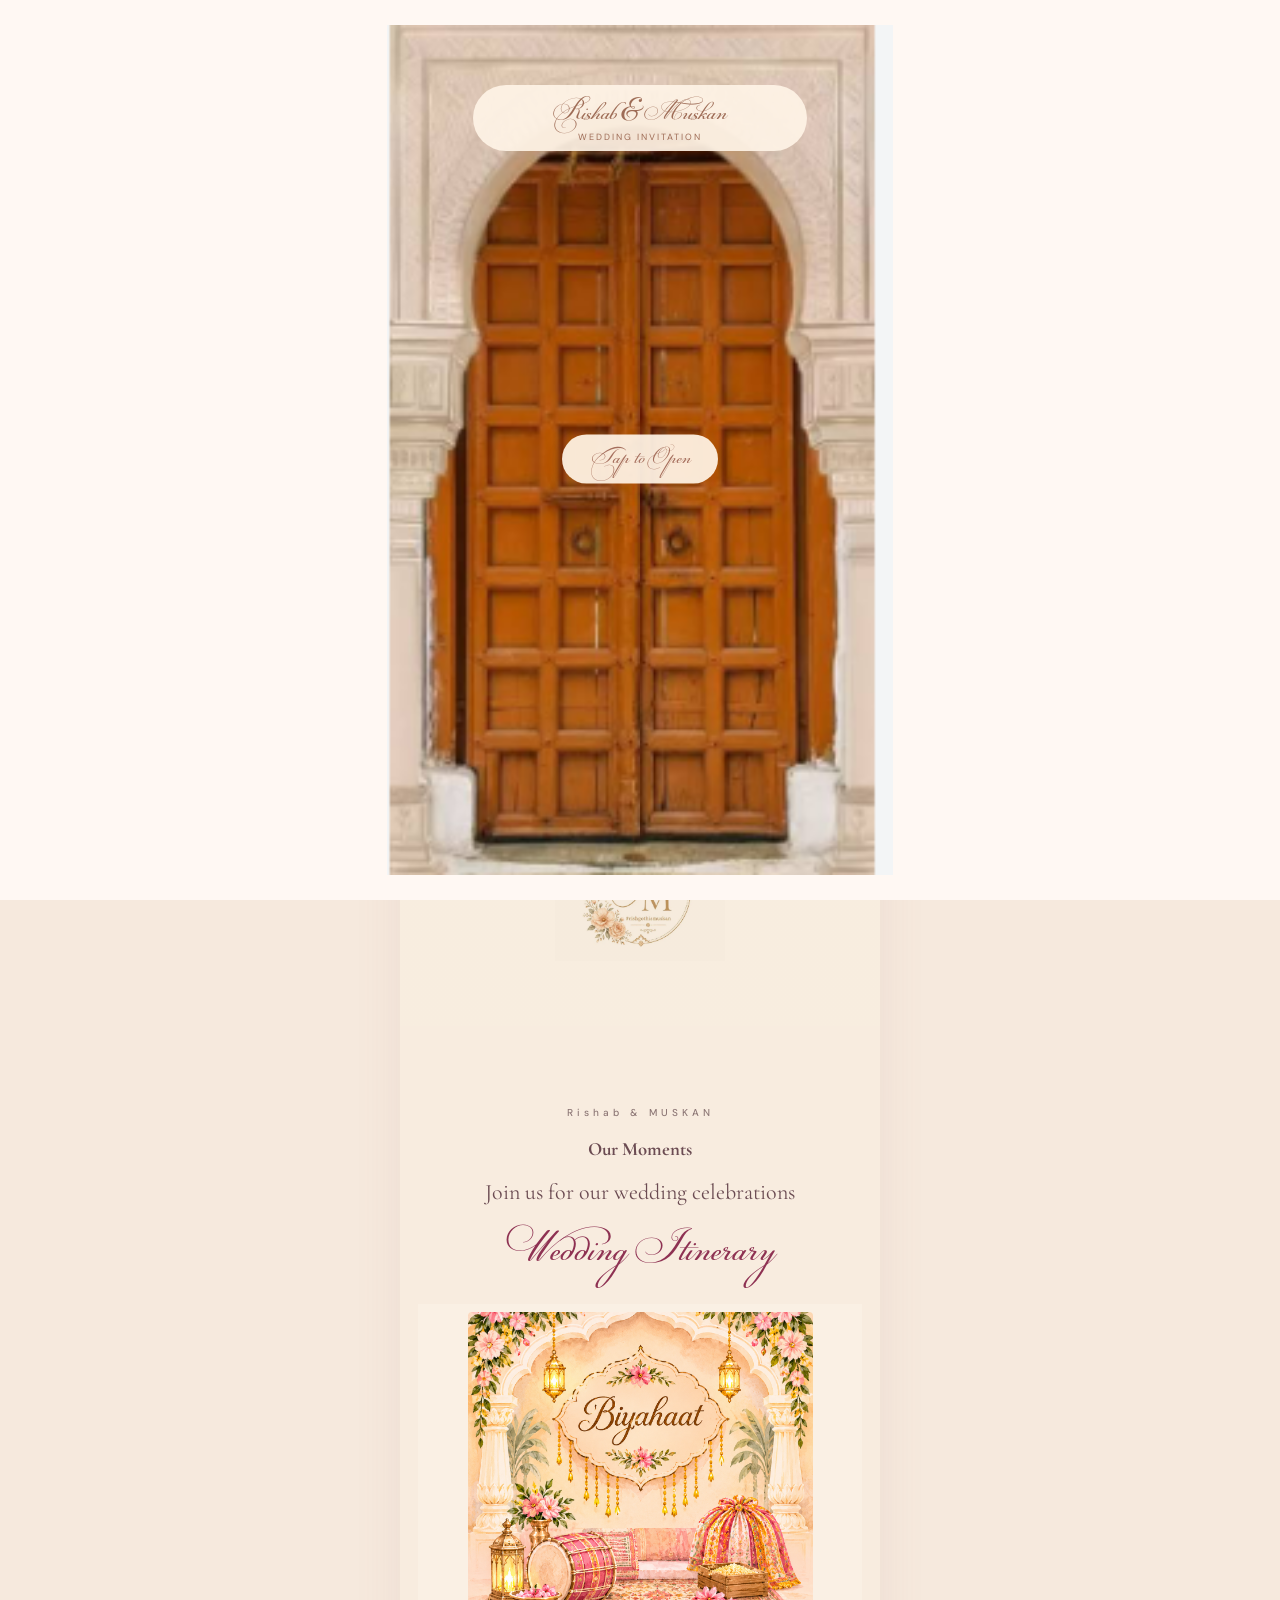
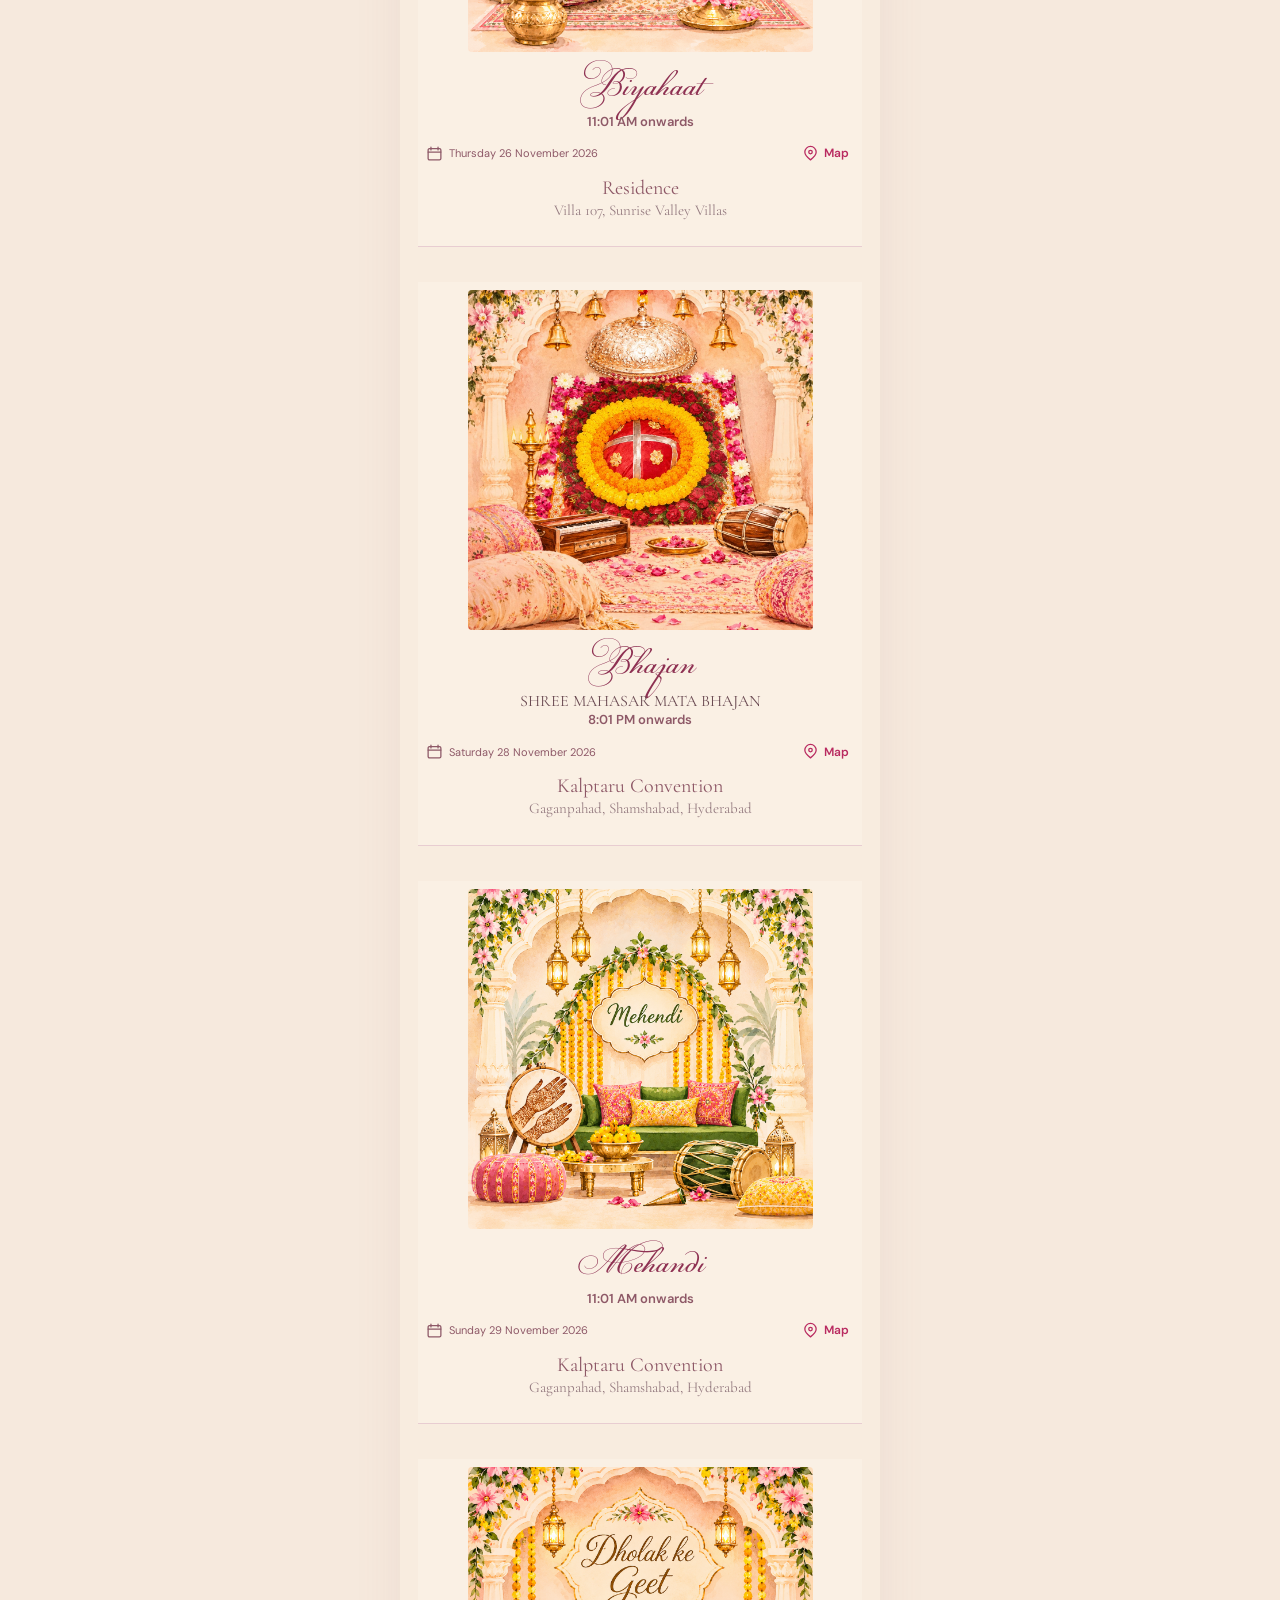
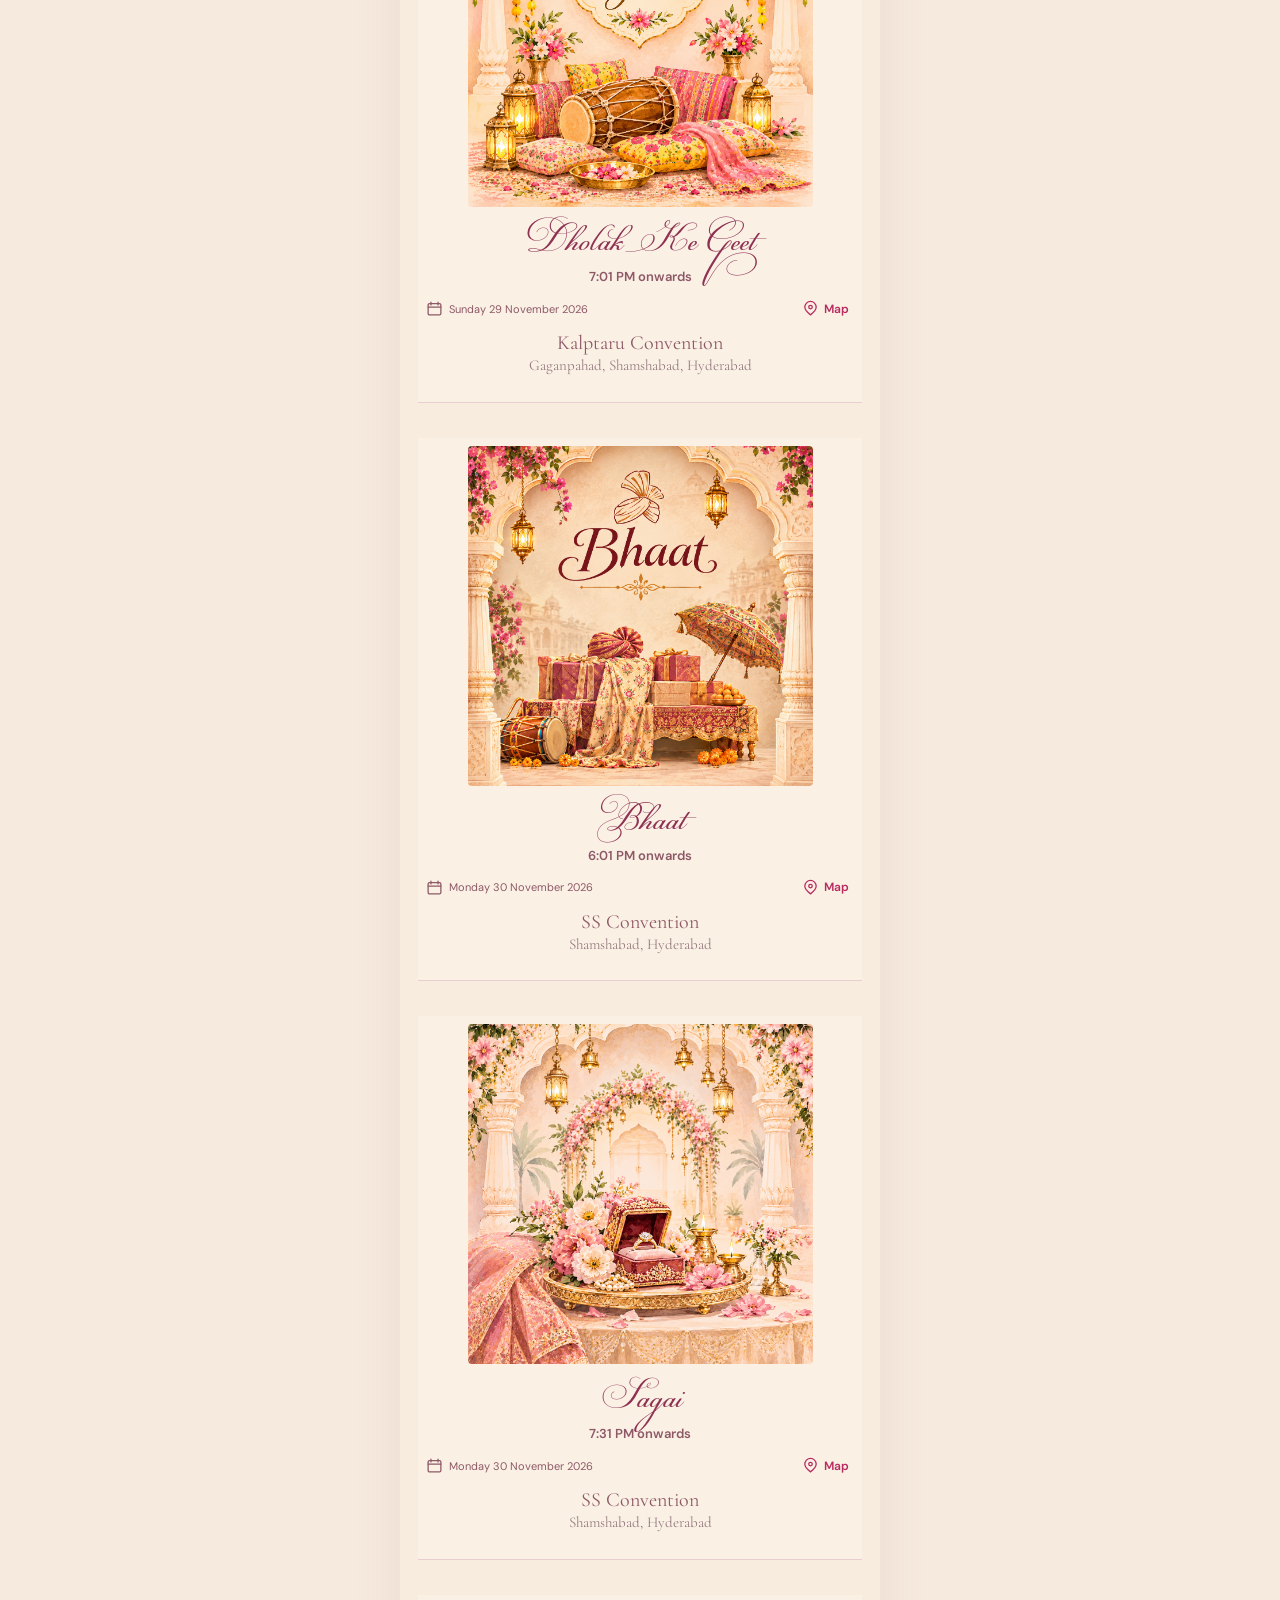
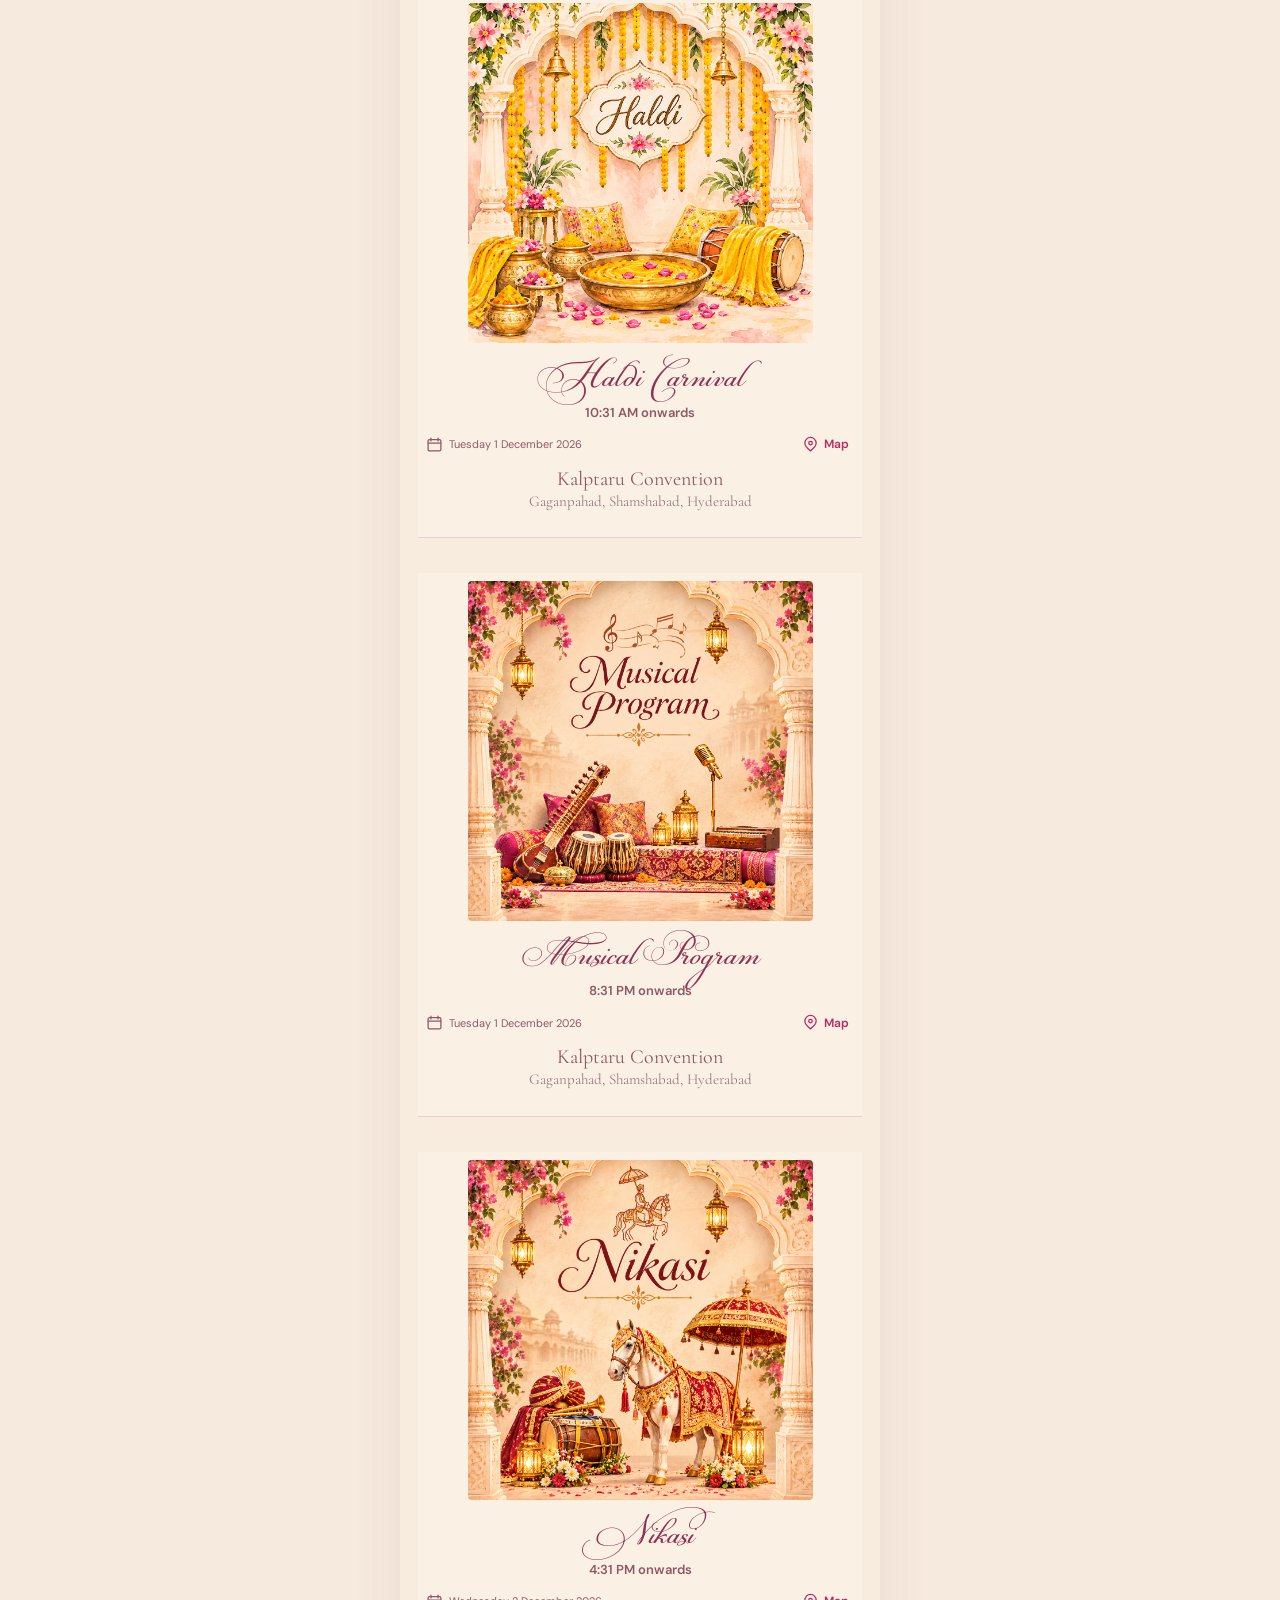
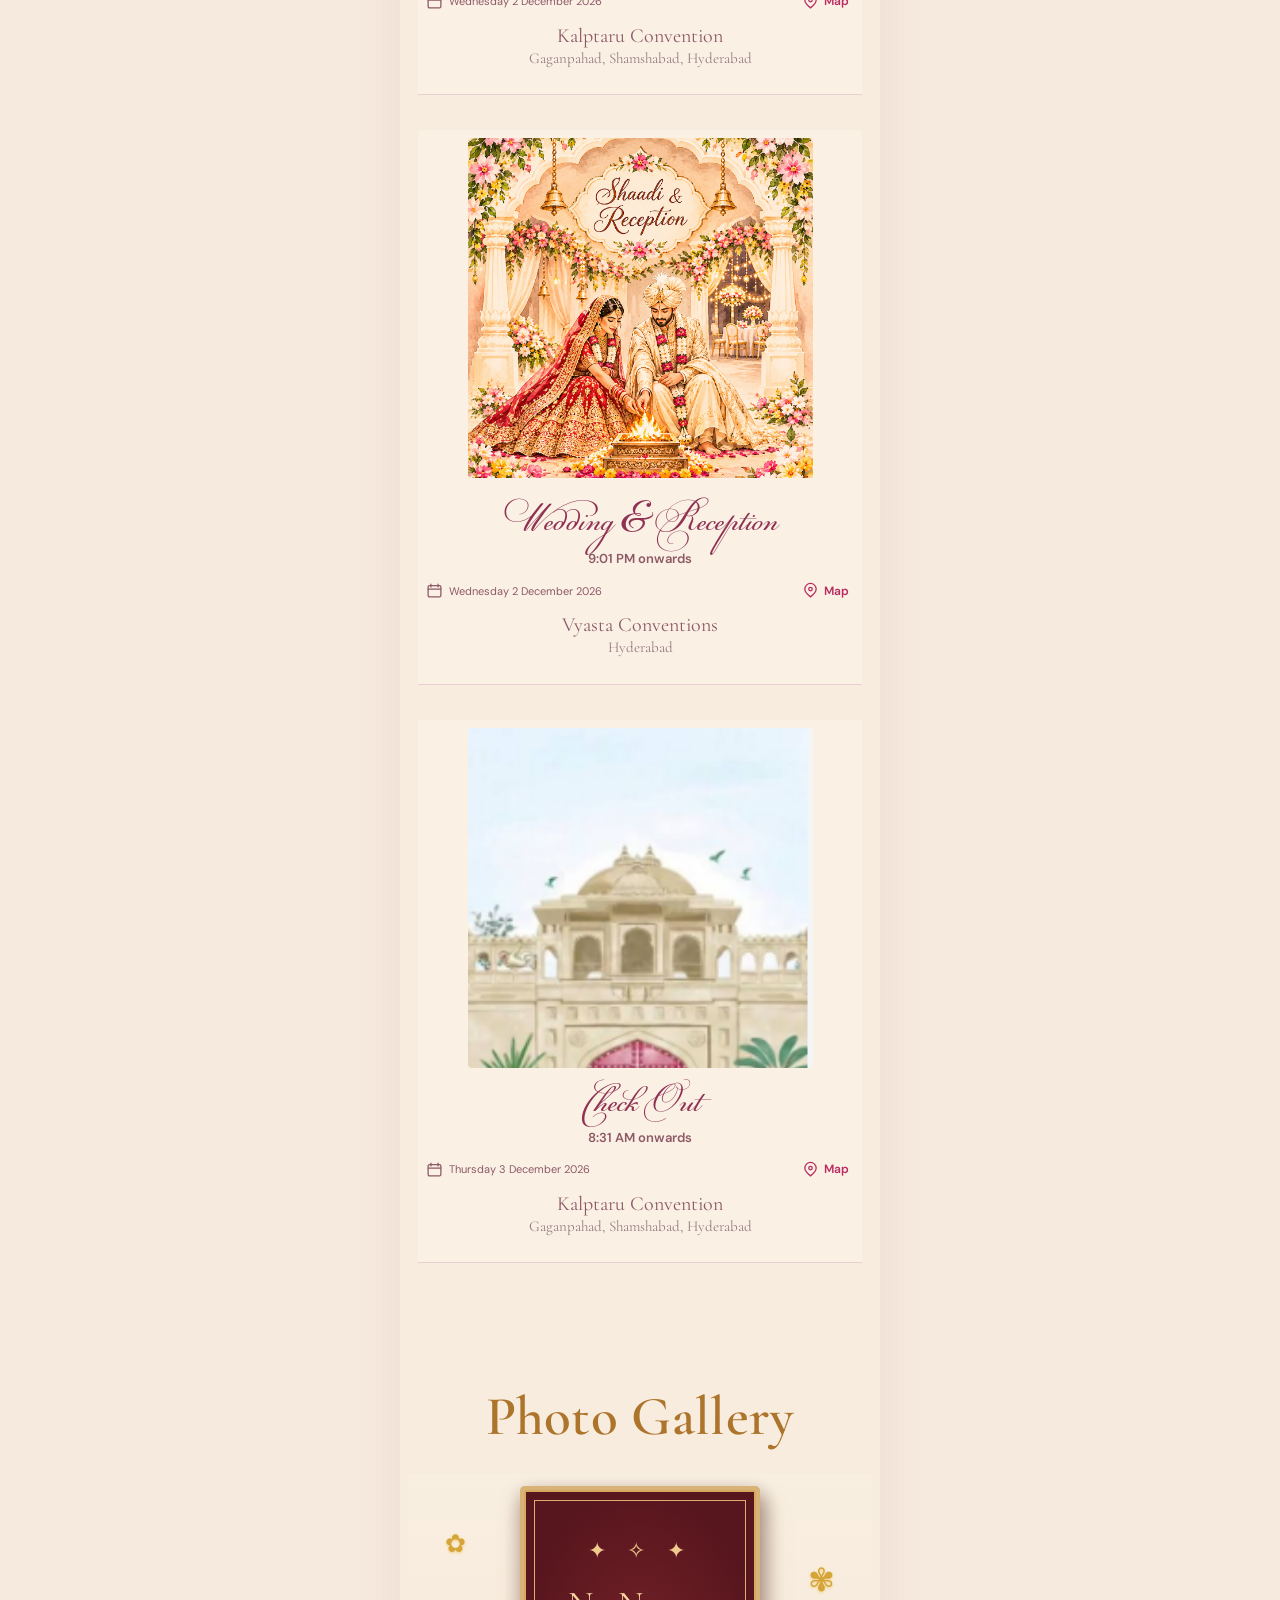
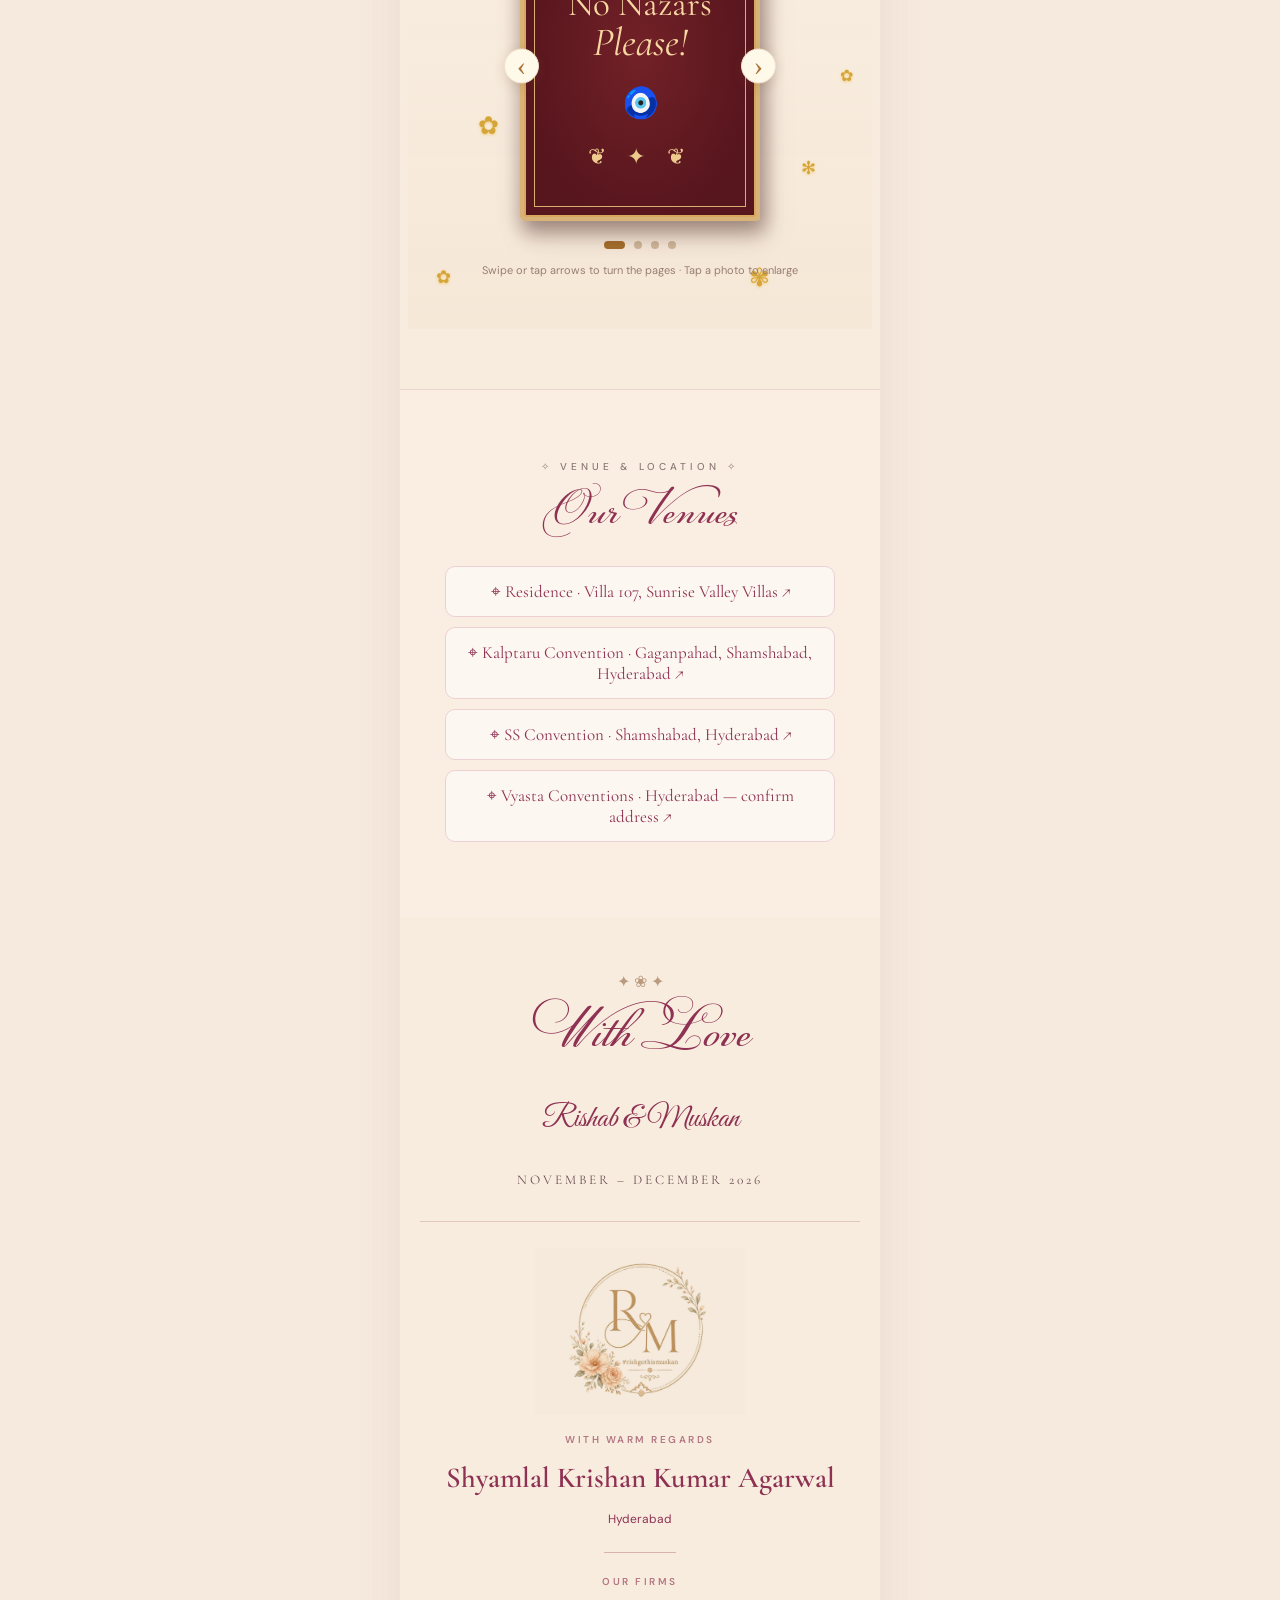
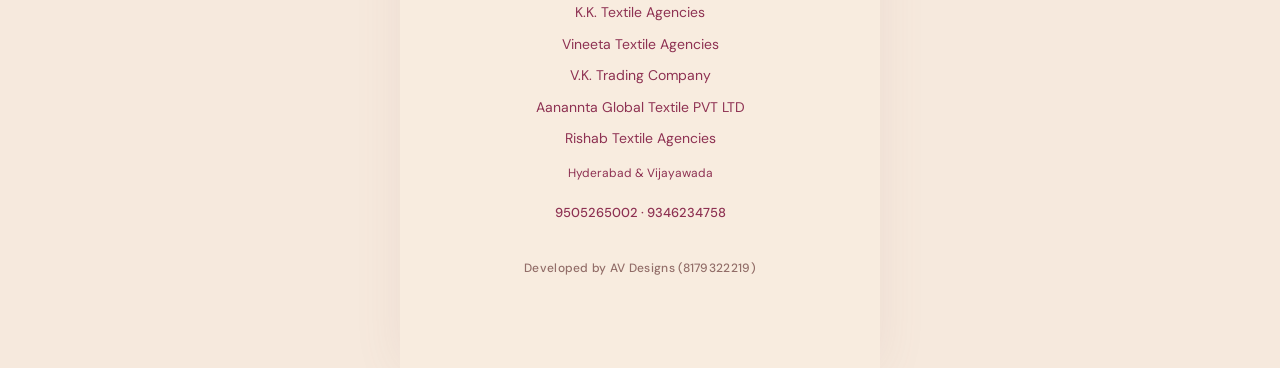
<file: Rishabmuskan/index.html>
<!DOCTYPE html>

<html lang="en">
<head>
<meta charset="utf-8"/>
<meta content="width=device-width,initial-scale=1" name="viewport"/>
<meta content="#fffaf7" name="theme-color"/>
<title>Rishab &amp; Muskan | Wedding Invitation</title>
<link href="style.css" rel="stylesheet"/>
</head>
<body><audio id="song" loop="" preload="auto" src="assets/music.mpeg"></audio><button aria-label="Play or pause wedding music" class="music" id="music">♫ <span>Play</span></button>
<div class="entrance" id="entrance">
<div class="door-stage">
<div class="door-inside"></div>
<div class="panel left"></div>
<div class="panel right"></div>
<div class="door-plaque">Rishab &amp; Muskan<small>WEDDING INVITATION</small></div><button class="tap" id="open">Tap to Open</button>
</div>
</div>
<main class="invitation" id="invitation">
<section class="hero" id="home">
<p class="micro">TOGETHER WITH OUR FAMILIES</p>
<div class="names"><span>Rishab</span><i>&amp;</i><span>Muskan</span></div>
<p class="micro save">SAVE THE DATE</p>
<div class="scratch-area">
<div class="scratch-inner">
 <strong>30 November 2026</strong>
 <small>OUR Engagement DAY</small><br>
 <strong>2 December 2026</strong>
 <small>OUR WEDDING DAY</small>
</div><canvas aria-label="Scratch the gold card to reveal wedding date" id="scratch"></canvas>
</div><button class="scratch-button" id="scratchBtn">✧ Scratch to reveal ✧</button>

<div class="hero-flourish">❧   ❀   ❧</div>
<p class="intro">With hearts full of joy, we invite you to celebrate our wedding</p><img alt="Rishab and Muskan wedding monogram" class="monogram" loading="lazy" src="assets/rishab-muskan-logo.webp"/>
</section>
<section class="selection" id="families">
<p class="micro">Rishab &amp; MUSKAN</p>
<h3>Our Moments</h3>
<p class="sub">Join us for our wedding celebrations</p>

<h3 id="familyTitle">Wedding Itinerary</h3>
<div class="events" id="events"></div>
</section>
<section class="photo-gallery" id="photos" aria-label="Rishab and Muskan photo gallery">
<h2>Photo Gallery</h2>
<div class="gallery-scene">
 <div class="gallery-florals" aria-hidden="true"><span>✿</span><span>✾</span><span>✿</span><span>✻</span><span>✿</span><span>✾</span><span>✿</span></div>
 <div class="gallery-viewer" aria-roledescription="carousel" aria-label="Wedding memories photo book">
  <button class="gallery-arrow gallery-prev" type="button" aria-label="Previous page">‹</button>
  <div class="gallery-book" tabindex="0" aria-label="Photo book, use arrow keys to turn pages">
   <div class="gallery-photo-frame">
    <div class="gallery-page gallery-page-front"><div class="gallery-cover"><span class="cover-ornament">✦ ✧ ✦</span><span class="cover-title">No Nazars<br><em>Please!</em></span><span class="cover-eye">🧿</span><span class="cover-ornament">❦ ✦ ❦</span></div></div>
    <div class="gallery-page gallery-page-back"><img id="gallery-current" src="assets/gallery-1.webp" alt="Rishab and Muskan together" loading="lazy"/></div>
   </div>
  </div>
  <button class="gallery-arrow gallery-next" type="button" aria-label="Next page">›</button>
 </div>
 <div class="gallery-dots" aria-label="Select gallery page"><button type="button" class="active" aria-label="Cover" aria-current="true"></button><button type="button" aria-label="Photo 1"></button><button type="button" aria-label="Photo 2"></button><button type="button" aria-label="Photo 3"></button></div>
 <p class="gallery-hint">Swipe or tap arrows to turn the pages · Tap a photo to enlarge</p>
</div>
</section>
<section class="venue-location" id="venue-location">
<p class="micro">✧ VENUE &amp; LOCATION ✧</p>
<h2>Our Venues</h2>



<div class="venue-list"><a class="venue-link" href="https://maps.app.goo.gl/ohtWrsPg4vf21Dx69?g_st=ac" rel="noopener noreferrer" target="_blank">⌖ Residence · Villa 107, Sunrise Valley Villas  ↗</a><a class="venue-link" href="https://maps.app.goo.gl/JPwVoQYdVoGn8cnr9" rel="noopener noreferrer" target="_blank">⌖ Kalptaru Convention · Gaganpahad, Shamshabad, Hyderabad  ↗</a><a class="venue-link" href="https://maps.app.goo.gl/ADAPAavKdo5unWiM7" rel="noopener noreferrer" target="_blank">⌖ SS Convention · Shamshabad, Hyderabad  ↗</a><a class="venue-link" href="https://maps.app.goo.gl/NRryXtDTAHdGd9dR7" rel="noopener noreferrer" target="_blank">⌖ Vyasta Conventions · Hyderabad — confirm address  ↗</a></div></section>
<footer>
<div class="flourish">✦ ❀ ✦</div>
<h2>With Love</h2>
<p>Rishab &amp; Muskan</p><small>NOVEMBER – DECEMBER 2026</small>
<div class="regards-section">
  <img class="regards-logo" src="assets/rishab-muskan-logo.webp" alt="Rishab and Muskan wedding monogram" loading="lazy"/>
  <p class="regards-label">WITH WARM REGARDS</p>
  <h3>Shyamlal Krishan Kumar Agarwal</h3>
  <p class="regards-city">Hyderabad</p>
  <div class="regards-rule"></div>
  <p class="regards-label">OUR FIRMS</p>
  <p>K.K. Textile Agencies</p>
  <p>Vineeta Textile Agencies</p>
  <p>V.K. Trading Company</p>
 <p>Aanannta Global Textile PVT LTD</p>
  <p>Rishab Textile Agencies</p>
  <p class="regards-city">Hyderabad &amp; Vijayawada</p>
  <p class="regards-phones"><a href="tel:+919505265002">9505265002</a><span> · </span><a href="tel:+919346234758">9346234758</a></p>
</div>
<p class="developer-credit">Developed by AV Designs (<a href="tel:+918179322219">8179322219</a>)</p>
</footer>
</main>
<div aria-hidden="true" aria-label="Save the date" aria-modal="true" class="popup" id="popup" role="dialog">
<div class="popup-inner"><button aria-label="Close" class="close" id="close">×</button>
<p class="micro">SAVE THE DATE</p>
 <h2>Engagement 30 November 2026 </h2>
<h2>Wedding 2 December 2026</h2>
<p>Rishab &amp; Muskan</p>
<p>Let the celebrations begin!</p><button class="family-btn" id="explore">Explore the celebrations ↓</button>
</div>
</div>
<div class="gallery-lightbox" id="gallery-lightbox" role="dialog" aria-modal="true" aria-label="Photo gallery" aria-hidden="true"><button type="button" class="gallery-lightbox-close" aria-label="Close photo">×</button><button type="button" class="gallery-lightbox-prev" aria-label="Previous photo">‹</button><img id="gallery-full" alt="Rishab and Muskan photo"/><button type="button" class="gallery-lightbox-next" aria-label="Next photo">›</button></div>
<div aria-hidden="true" class="confetti" id="confetti"></div>
<script src="script.js"></script>
</body>
</html>
</file>
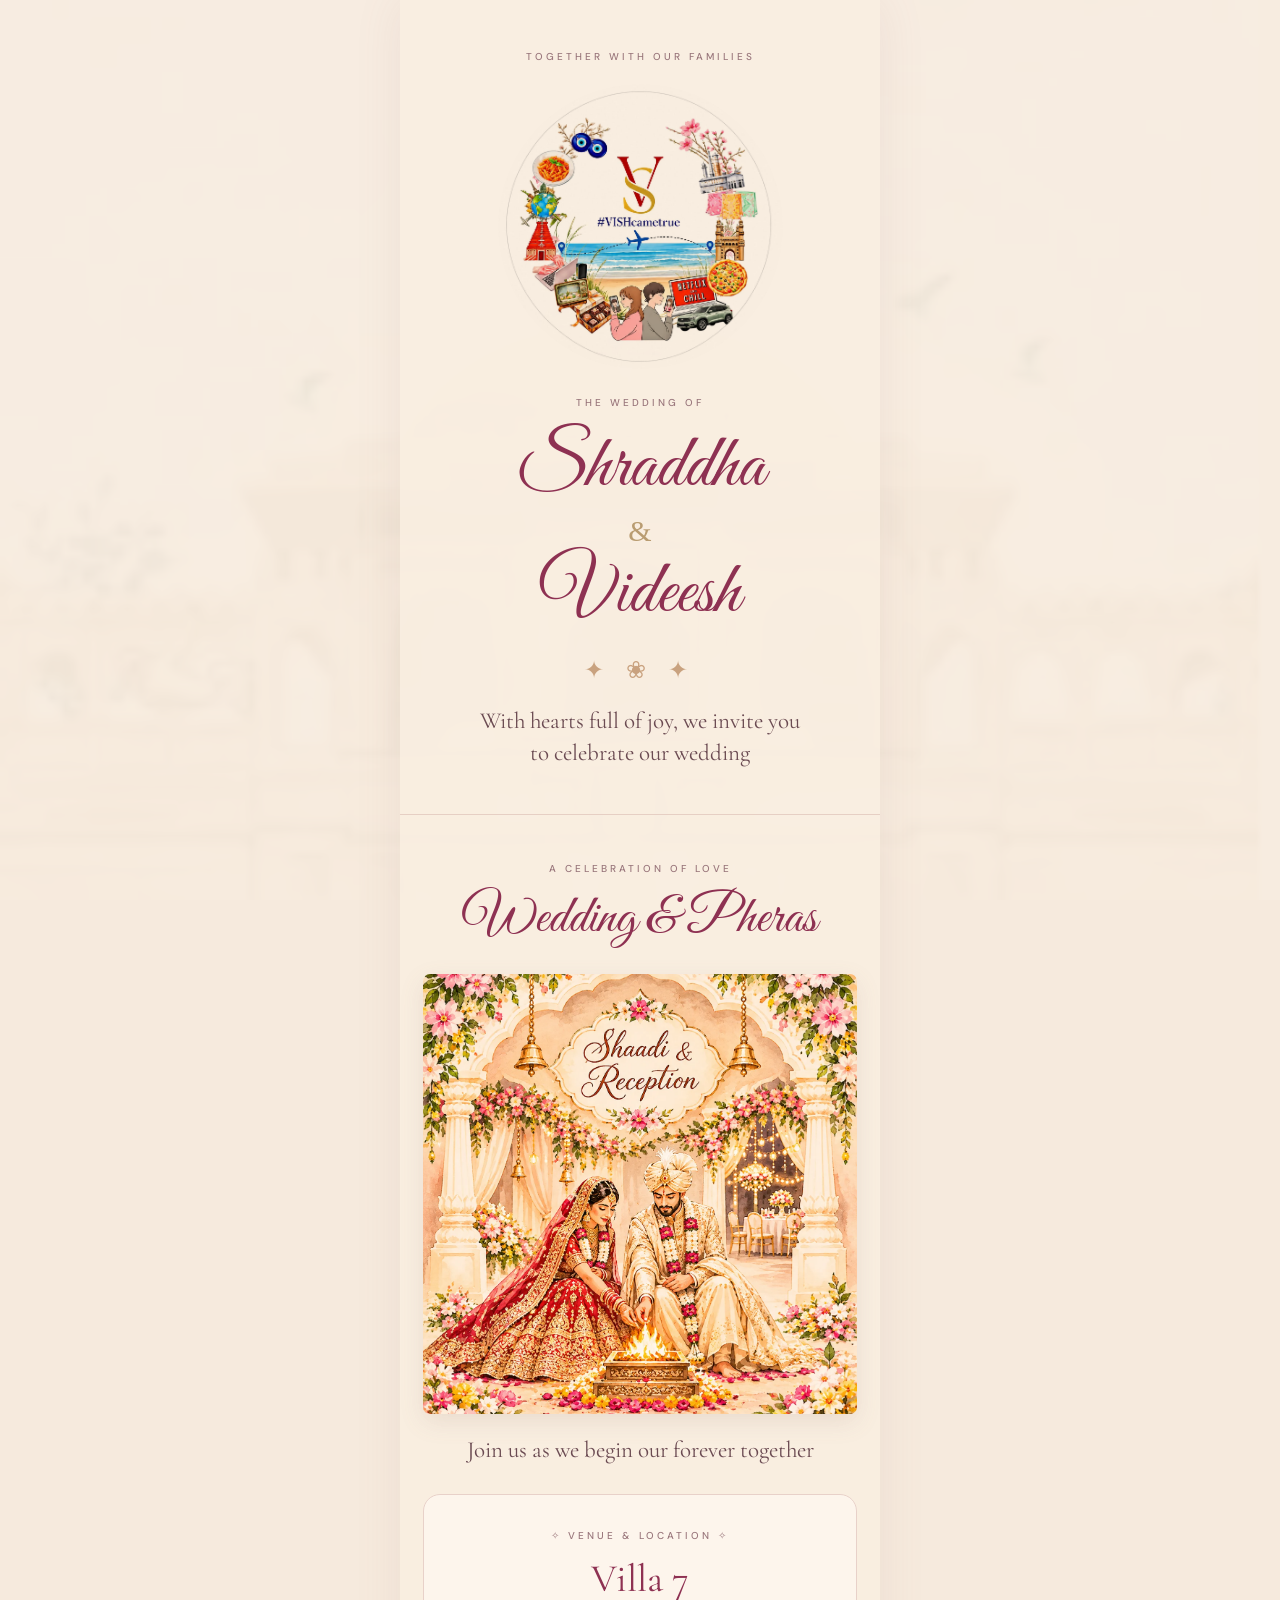
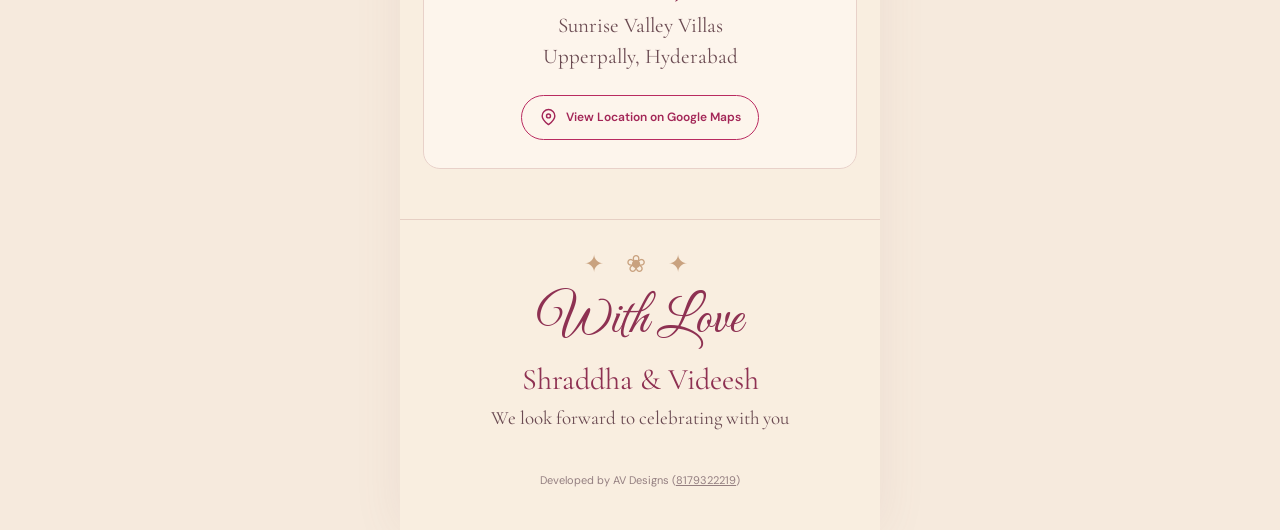
<file: ShraddhaVideesh/index.html>
<!doctype html>
<html lang="en"><head><meta charset="utf-8"><meta name="viewport" content="width=device-width,initial-scale=1"><meta name="theme-color" content="#f6eadd"><meta name="description" content="Wedding invitation for Shraddha and Videesh at Villa 7, Sunrise Valley Villas, Upperpally, Hyderabad."><title>Shraddha &amp; Videesh | Wedding Invitation</title><link rel="stylesheet" href="style.css"></head>
<body><main class="invitation">
<section class="hero" aria-label="Wedding invitation"><p class="eyebrow">TOGETHER WITH OUR FAMILIES</p><img class="logo" src="assets/VS-logo.webp" alt="VS monogram and VISHcametrue logo" width="1254" height="1254"><p class="eyebrow wedding-label">THE WEDDING OF</p><h1>Shraddha <span>&amp;</span> Videesh</h1><div class="ornament" aria-hidden="true">✦ ❀ ✦</div><p class="intro">With hearts full of joy, we invite you to celebrate our wedding</p></section>
<section class="ceremony" aria-labelledby="ceremony-title"><p class="eyebrow">A CELEBRATION OF LOVE</p><h2 id="ceremony-title">Wedding &amp; Pheras</h2><img class="wedding-image" src="assets/wedding-pheras.webp" alt="Illustration of a traditional Hindu wedding pheras ceremony" width="1024" height="1024" loading="lazy"><p class="ceremony-note">Join us as we begin our forever together</p><div class="location"><p class="eyebrow">✧ VENUE &amp; LOCATION ✧</p><h3>Villa 7</h3><p>Sunrise Valley Villas<br>Upperpally, Hyderabad</p><a class="map-link" href="https://www.google.com/maps/search/?api=1&amp;query=Villa%207%2C%20Sunrise%20Valley%20Villas%2C%20Upperpally%2C%20Hyderabad" target="_blank" rel="noopener noreferrer" aria-label="Find Villa 7 Sunrise Valley Villas Upperpally Hyderabad on Google Maps"><svg viewBox="0 0 24 24" width="19" height="19" fill="none" stroke="currentColor" stroke-width="1.8" stroke-linecap="round" stroke-linejoin="round" aria-hidden="true"><path d="M20 10c0 5-8 11-8 11S4 15 4 10a8 8 0 1 1 16 0Z"/><circle cx="12" cy="10" r="2.5"/></svg> View Location on Google Maps</a></div></section>
<footer><div class="ornament" aria-hidden="true">✦ ❀ ✦</div><h2>With Love</h2><p>Shraddha &amp; Videesh</p><p class="closing">We look forward to celebrating with you</p><p class="credit">Developed by AV Designs (<a href="tel:+918179322219">8179322219</a>)</p></footer>
</main></body></html>
</file>
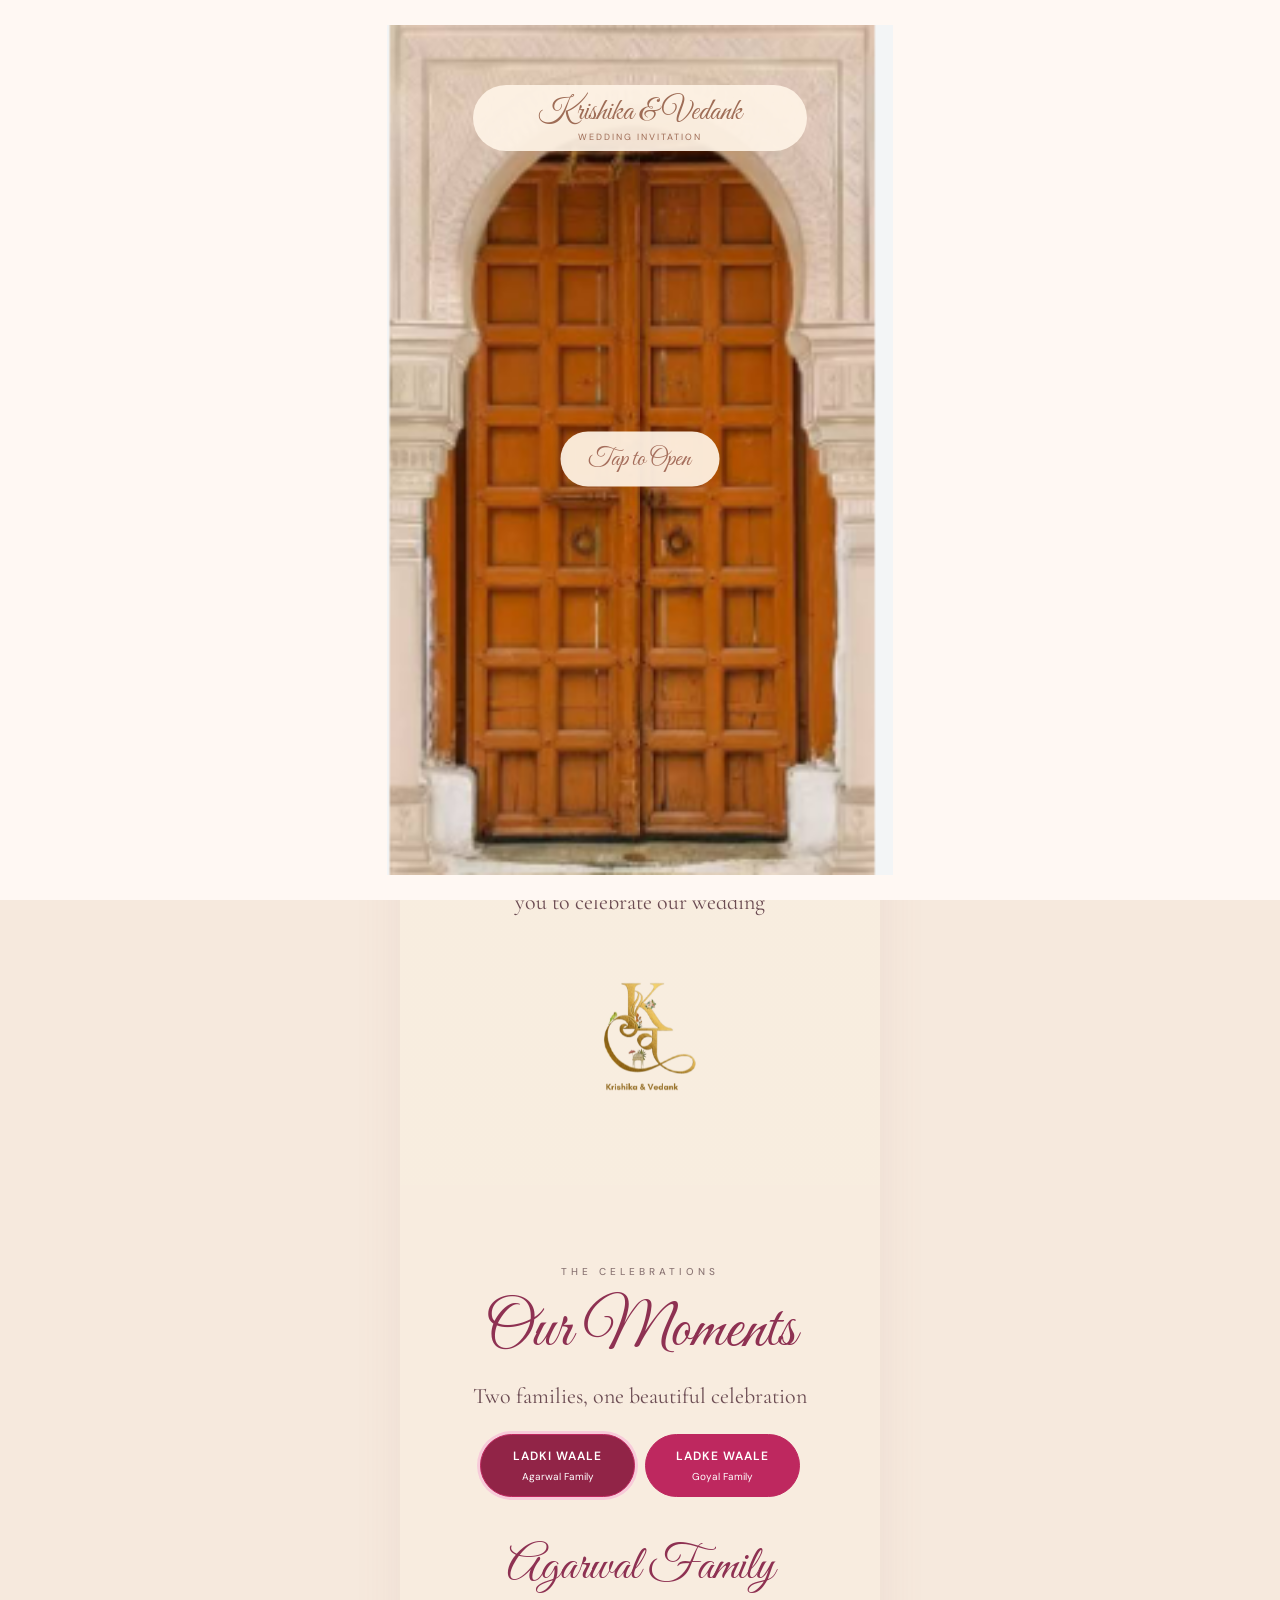
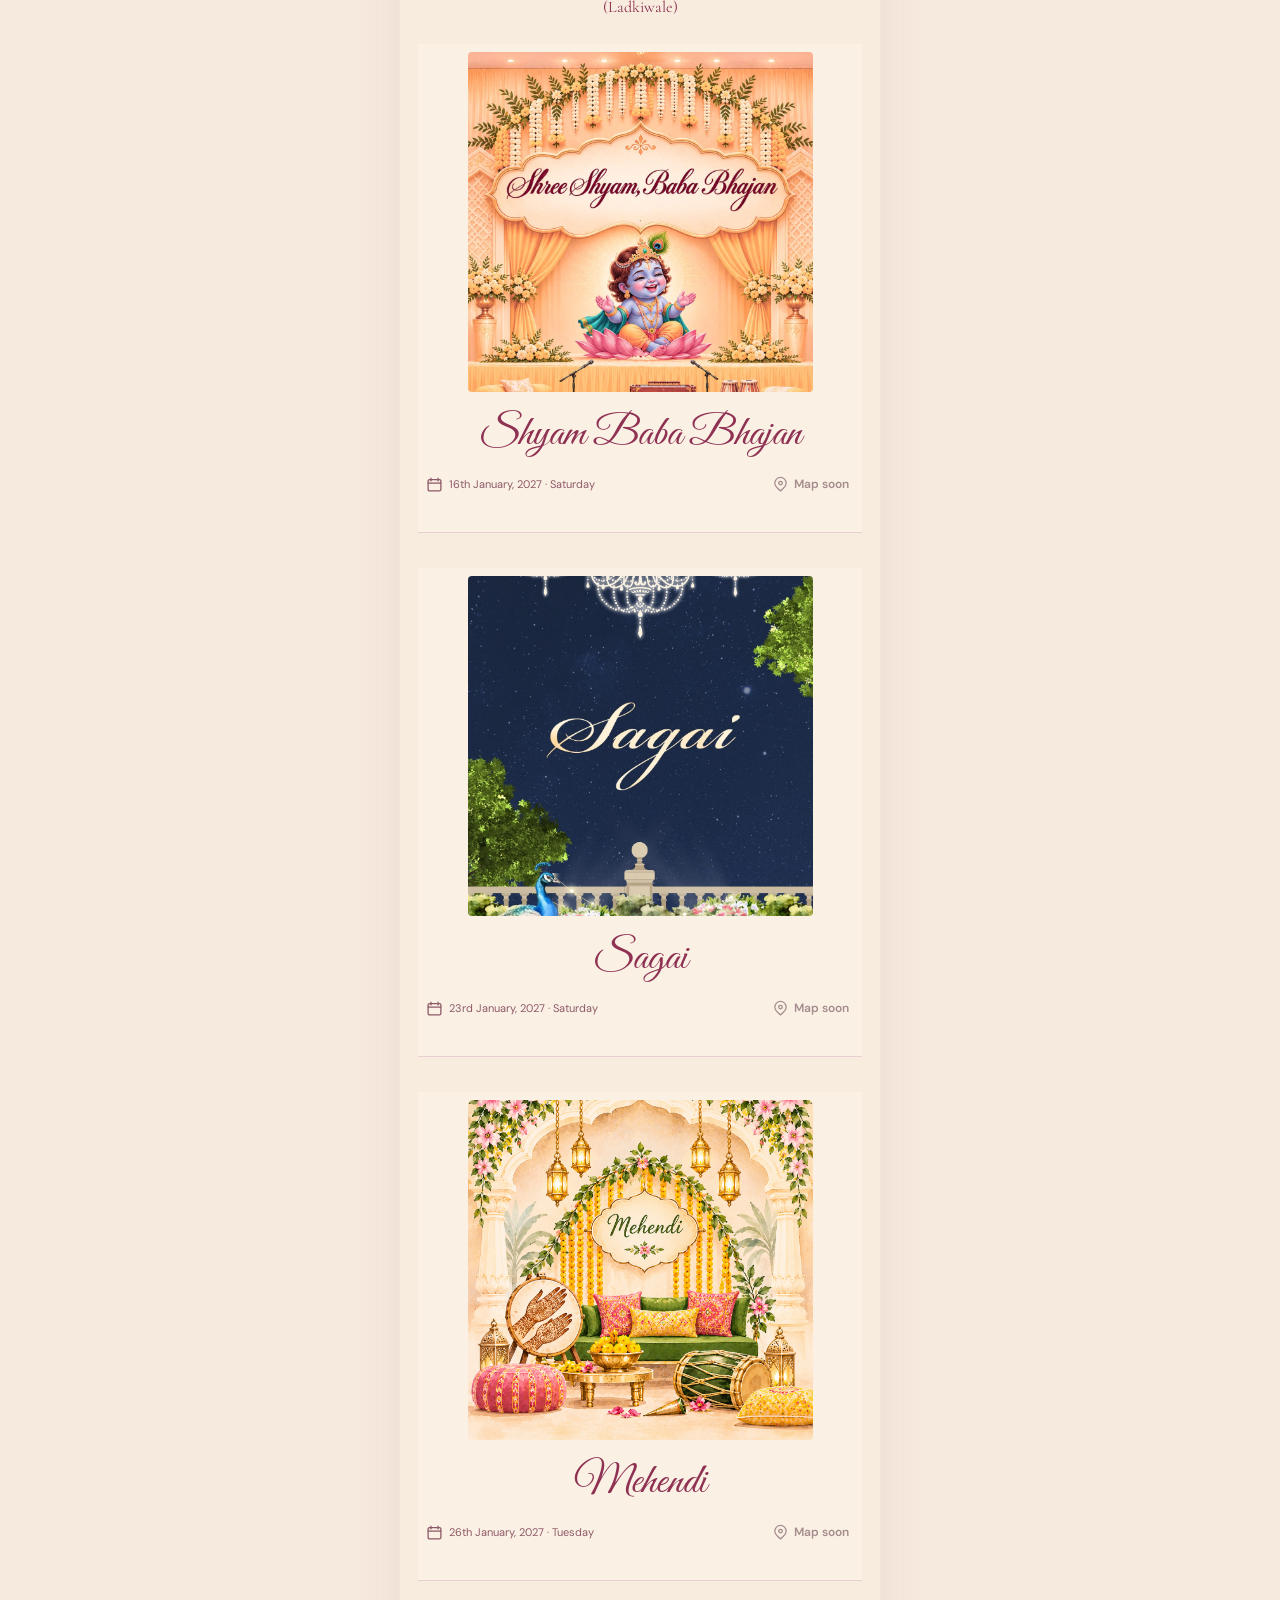
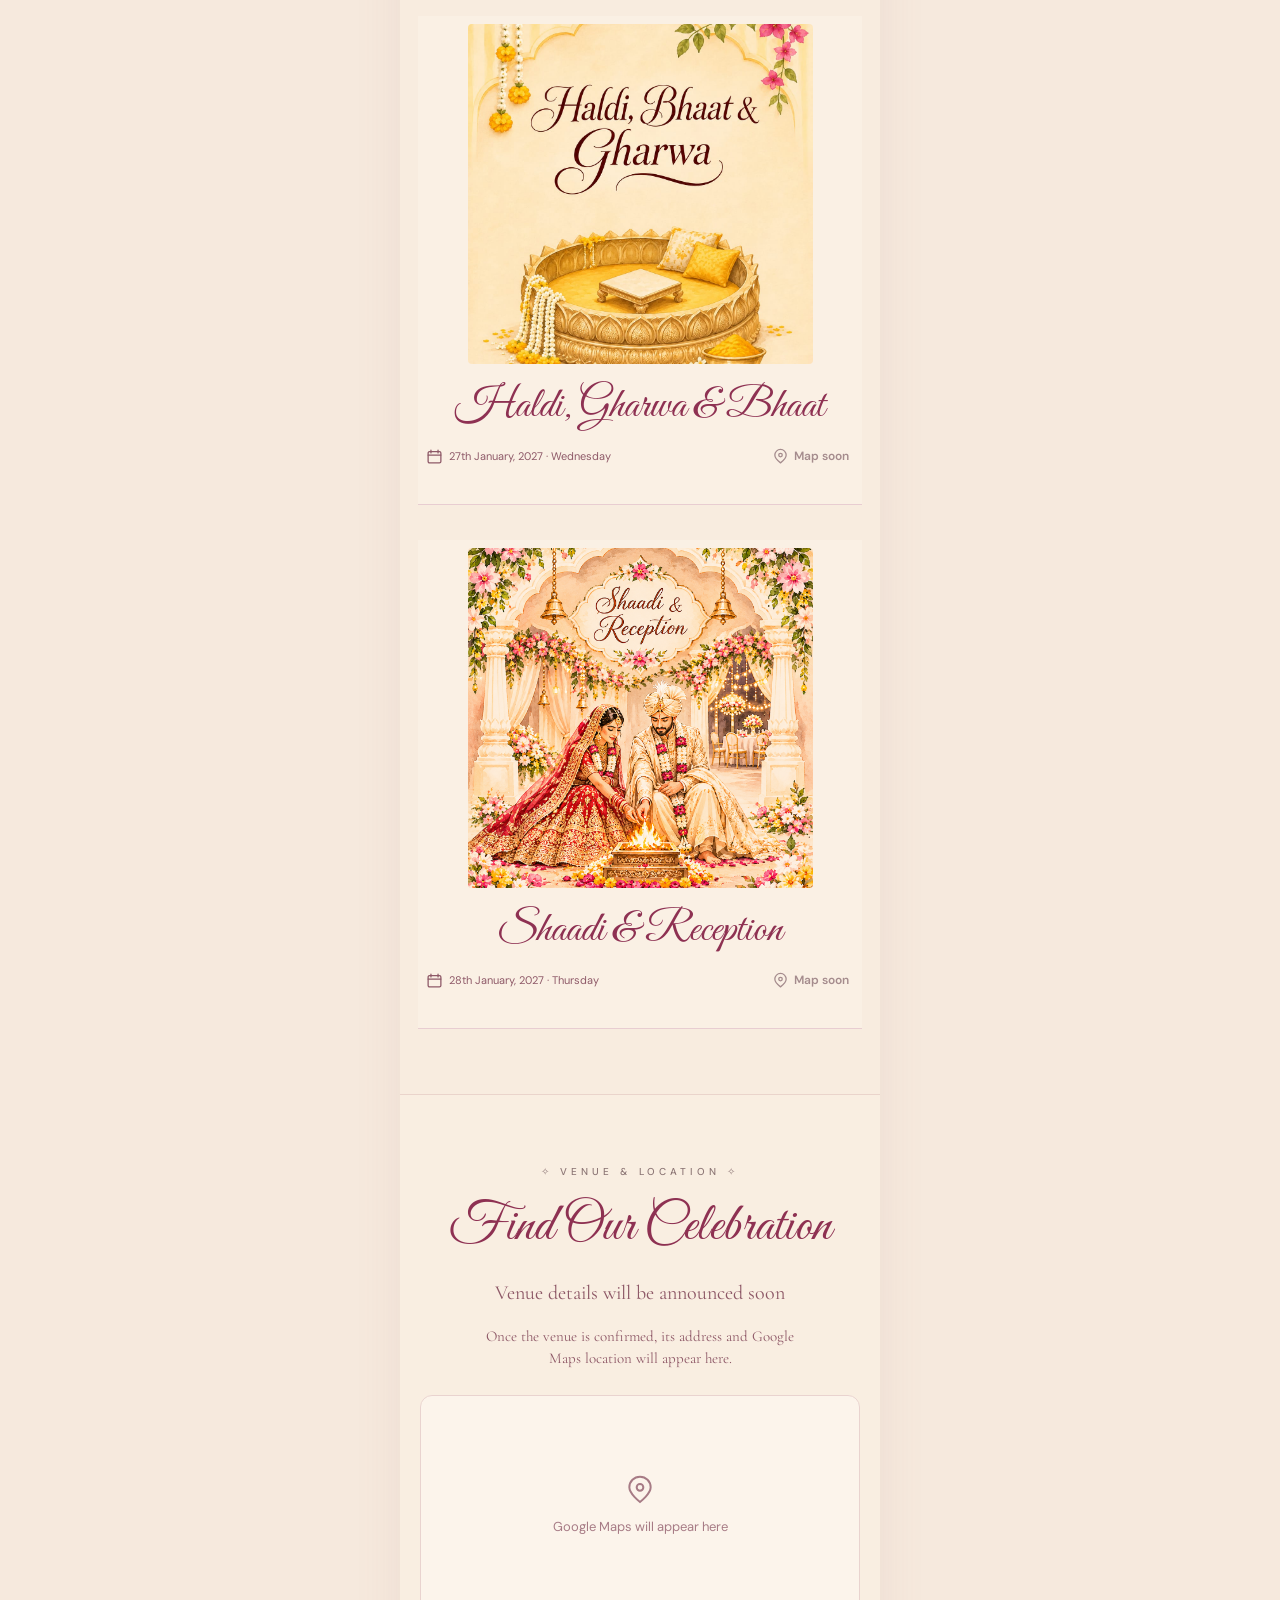
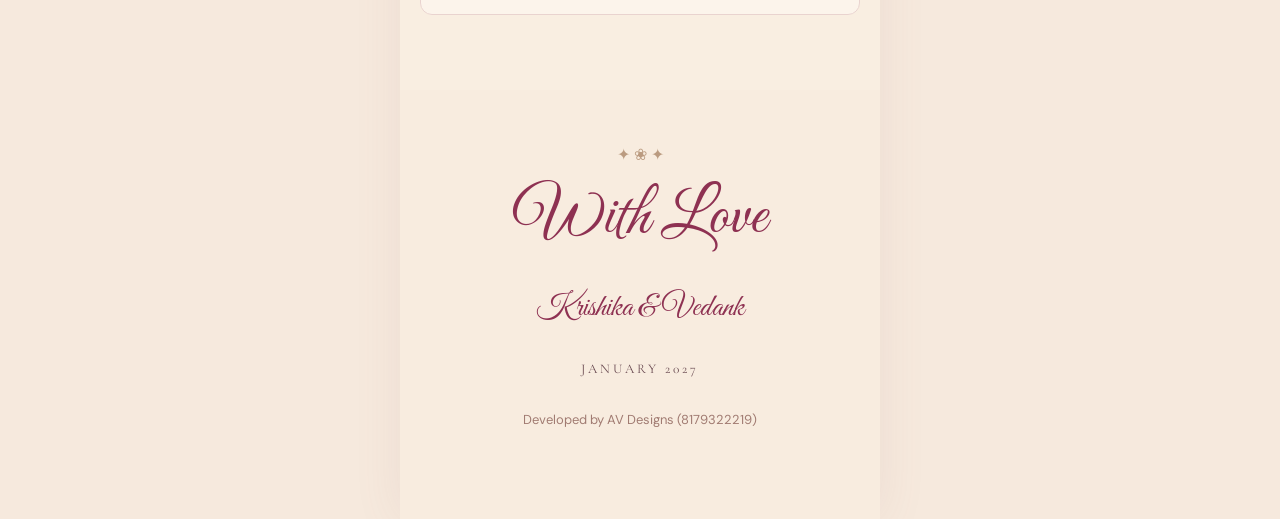
<file: vedankkrishika/index.html>
<!doctype html>
<html lang="en">
  <head>
    <meta charset="UTF-8">
    <meta name="viewport" content="width=device-width,initial-scale=1">
    <meta name="theme-color" content="#fffaf7">
    <title>Krishika & Vedank | Wedding Invitation</title>
    <link rel="stylesheet" href="style.css">
  </head>
  <body><audio id="song" src="assets/music.mpeg" preload="auto" loop></audio><button id="music" class="music" aria-label="Play or pause wedding music">♫ <span>Play</span></button>
    <div id="entrance" class="entrance">
      <div class="door-stage">
        <div class="door-inside"></div>
        <div class="panel left"></div>
        <div class="panel right"></div>
        <div class="door-plaque">Krishika & Vedank<small>WEDDING INVITATION</small></div><button id="open" class="tap">Tap to Open</button>
      </div>
    </div>
    <main id="invitation" class="invitation">
      <section class="hero" id="home">
        <p class="micro">TOGETHER WITH OUR FAMILIES</p>
        <div class="names"><span>Krishika</span><i>&</i><span>Vedank</span></div>
        <p class="micro save">SAVE THE DATE</p>
        <div class="scratch-area">
          <div class="scratch-inner"><strong>28 January 2027</strong><small>OUR WEDDING DAY</small></div><canvas id="scratch" aria-label="Scratch the gold card to reveal wedding date"></canvas>
        </div><button id="scratchBtn" class="scratch-button">✧ Scratch to reveal ✧</button>
        <div class="timer" id="timer">
          <div><strong id="days">00</strong><small>DAYS</small></div>
          <div><strong id="hours">00</strong><small>HOURS</small></div>
          <div><strong id="minutes">00</strong><small>MINUTES</small></div>
          <div><strong id="seconds">00</strong><small>SECONDS</small></div>
        </div>
        <div class="hero-flourish">❧ &nbsp; ❀ &nbsp; ❧</div>
        <p class="intro">With hearts full of joy, we invite you to celebrate our wedding</p><img class="monogram" src="assets/logo.png" alt="Krishika and Vedank monogram" loading="lazy">
      </section>
      <section class="selection" id="families">
        <p class="micro">THE CELEBRATIONS</p>
        <h2>Our Moments</h2>
        <p class="sub">Two families, one beautiful celebration</p>
        <div class="family-buttons"><button class="family-btn selected" data-family="girl">LADKI WAALE <small>Agarwal Family</small></button><button class="family-btn" data-family="boy">LADKE WAALE <small>Goyal Family</small></button></div>
        <h3 id="familyTitle">Agarwal Family <small>(Ladkiwale)</small></h3>
        <div id="events" class="events"></div>
      </section>
      <section id="venue-location" class="venue-location">
        <p class="micro">✧ VENUE & LOCATION ✧</p>
        <h2>Find Our Celebration</h2>
        <p>Venue details will be announced soon</p>
        <p class="venue-note">Once the venue is confirmed, its address and Google Maps location will appear here.</p>
        <div class="bottom-map" aria-label="Google Maps placeholder"><svg viewBox="0 0 24 24" width="32" height="32" fill="none" stroke="currentColor" stroke-width="1.5">
            <path d="M20 10c0 5-8 11-8 11S4 15 4 10a8 8 0 1 1 16 0Z" />
            <circle cx="12" cy="10" r="2.5" />
          </svg><span>Google Maps will appear here</span></div>
      </section>
      <footer>
        <div class="flourish">✦ ❀ ✦</div>
        <h2>With Love</h2>
        <p>Krishika & Vedank</p><small>JANUARY 2027</small>
        <div class="developer-credit">Developed by AV Designs (8179322219)</div>
      </footer>
    </main>
    <div id="popup" class="popup" role="dialog" aria-modal="true" aria-hidden="true" aria-label="Save the date">
      <div class="popup-inner"><button id="close" class="close" aria-label="Close">×</button>
        <p class="micro">SAVE THE DATE</p>
        <h2>28 January 2027</h2>
        <p>Krishika & Vedank</p>
        <p>Let the celebrations begin!</p><button id="explore" class="family-btn">Explore the celebrations ↓</button>
      </div>
    </div>
    <div id="confetti" class="confetti" aria-hidden="true"></div>
    <script src="script.js"></script>
  </body>
</html>
</file>
<file: Rishabmuskan/style.css>
@import url('https://fonts.googleapis.com/css2?family=Cormorant+Garamond:wght@400;500;600&family=Great+Vibes&family=DM+Sans:wght@400;500;600&display=swap');


@font-face {
  font-family: 'PF Champion Script Pro';
  src: url('./assets/fonts/PFChampionScriptPro-Reg-subset.otf')
       format('opentype');
  font-weight: 400;
  font-style: normal;
  font-display: swap;
}

@font-face {
  font-family: 'PF Champion Script Pro';
  src: url('./assets/fonts/PFChampionScriptPro-Bold-subset.otf')
       format('opentype');
  font-weight: 700;
  font-style: normal;
  font-display: swap;
}

:root{--pink:#bc275f;--wine:#8e3152;--cream:#fffaf8;--ink:#6b4b52}*{box-sizing:border-box}html{scroll-behavior:smooth}body{margin:0;background:#fff9f6;color:var(--ink);font-family:'Cormorant Garamond',Georgia,serif}button{cursor:pointer}body:before{content:'';position:fixed;inset:0;background:url('assets/palace.png') center center/cover no-repeat;z-index:-3}body:after{content:'';position:fixed;inset:0;background:rgba(255,252,249,.89);z-index:-2}.invitation{width:min(100%,480px);min-height:100vh;margin:auto;background:rgba(255,251,249,.86);box-shadow:0 0 45px #9b727019;position:relative}.music{position:fixed;top:15px;right:15px;z-index:60;border:0;border-radius:50px;padding:11px 15px;background:#be285f;color:white;font:600 13px 'DM Sans',sans-serif;box-shadow:0 4px 16px #aa22594a}.entrance{position:fixed;inset:0;z-index:100;display:flex;justify-content:center;align-items:center;background:#fff8f3;transition:opacity .7s,visibility .7s}.entrance.gone{opacity:0;visibility:hidden;pointer-events:none}.door-stage{height:min(100dvh,850px);aspect-ratio:192/322;max-width:100%;position:relative;overflow:hidden;background:#e7b991;perspective:1200px}.door-inside{position:absolute;inset:0;background:linear-gradient(#fff9f6,#fff9f6);opacity:1}.panel{position:absolute;top:0;bottom:0;width:50%;background-image:url('assets/door.png');background-repeat:no-repeat;background-size:200% 100%;backface-visibility:hidden;transition:transform 2.1s cubic-bezier(.4,0,.16,1);z-index:2}.panel.left{left:0;background-position:left center;transform-origin:left center}.panel.right{right:0;background-position:right center;transform-origin:right center}.entrance.opening .panel.left{transform:rotateY(-105deg)}.entrance.opening .panel.right{transform:rotateY(105deg)}.door-plaque{position:absolute;z-index:3;top:7%;left:17%;right:17%;border-radius:35px;padding:8px 5px;text-align:center;background:#fff5e7e8;color:#9e6c56;font:clamp(20px,3.8vh,30px) 'Great Vibes',cursive;transition:opacity .35s}.door-plaque small{display:block;font:9px 'DM Sans',sans-serif;letter-spacing:2px}.tap{position:absolute;z-index:4;top:51%;left:50%;transform:translate(-50%,-50%);border:0;border-radius:50px;background:#fff4e6ed;padding:12px 28px;color:#a56e5c;font:25px 'Great Vibes',cursive;white-space:nowrap;box-shadow:0 3px 20px #7b482d30;transition:opacity .3s}.entrance.opening .tap,.entrance.opening .door-plaque{opacity:0;pointer-events:none}.hero{text-align:center;min-height:100dvh;padding:90px 20px 45px;display:flex;align-items:center;flex-direction:column;justify-content:flex-start}.micro{font:500 10px 'DM Sans',sans-serif;letter-spacing:4px;color:#8d7776}.names{margin:30px auto 18px;display:flex;flex-direction:column;align-items:center;line-height:1.08;color:var(--wine);font:clamp(65px,16vw,91px) 'Great Vibes',cursive}.names i{font:30px 'Cormorant Garamond',serif;color:#b99c71;margin:0}.save{margin:16px 0 18px}.scratch-area{position:relative;width:min(100%,320px);height:170px;border-radius:12px;overflow:hidden;background:#fff5e9;box-shadow:0 8px 30px #d7b87432}.scratch-inner{height:100%;display:flex;align-items:center;justify-content:center;flex-direction:column;color:var(--wine);font:31px 'Great Vibes',cursive}.scratch-inner small{font:10px 'DM Sans',sans-serif;letter-spacing:2px;margin-top:8px}#scratch{position:absolute;inset:0;width:100%;height:100%;touch-action:none}.scratch-button{border:0;border-radius:50px;background:var(--pink);color:#fff;padding:11px 22px;margin:16px 0;font:600 12px 'DM Sans',sans-serif;letter-spacing:1px}.timer{display:grid;grid-template-columns:repeat(4,1fr);gap:7px;width:100%;max-width:345px;margin:13px auto 25px}.timer div{background:#fff0edbd;border:1px solid #f0d8d6;border-radius:9px;padding:10px 2px}.timer strong{display:block;color:#a4365a;font:29px 'Cormorant Garamond',serif}.timer small{display:block;font:9px 'DM Sans',sans-serif;letter-spacing:1px}.hero-flourish{color:#d5aa83;font-size:24px}.intro{max-width:300px;font-size:22px;line-height:1.4}.monogram{width:170px;max-width:60%;mix-blend-mode:multiply;margin:10px auto 20px}.selection{text-align:center;padding:70px 18px 65px}.selection h2,footer h2{font:65px 'Great Vibes',cursive;color:var(--wine);font-weight:400;margin:12px 0}.sub{font-size:22px;margin:0 auto 24px}.family-buttons{display:flex;gap:10px;justify-content:center;flex-wrap:wrap;margin:25px 0 40px}.family-btn{background:#be285f;color:white;border:1px solid #be285f;border-radius:40px;padding:13px 20px;font:600 12px 'DM Sans',sans-serif;letter-spacing:1px;min-width:155px}.family-btn small{display:block;font-size:10px;letter-spacing:0;margin-top:6px;font-weight:400}.family-btn.selected{background:#912447;box-shadow:0 0 0 3px #f7cbd9}#familyTitle{font:48px 'Great Vibes',cursive;color:var(--wine);font-weight:400;margin:0 0 27px;scroll-margin-top:30px}#familyTitle small{display:block;font:16px 'Cormorant Garamond',serif}.events{display:grid;gap:35px}.event{background:#fffaf9cc;border-bottom:1px solid #e8cdd1;padding:8px 8px 26px}.event img{display:block;width:100%;max-width:345px;height:340px;object-fit:cover;object-position:center;margin:auto;border-radius:4px}.event h4{font:43px 'Great Vibes',cursive;color:var(--wine);font-weight:400;margin:15px 0 3px}.event .event-date{font:15px 'DM Sans',sans-serif;color:#8e5967}.event .venue{font-size:18px;color:#998082}footer{text-align:center;padding:55px 20px 90px}footer p{font:31px 'Great Vibes',cursive;color:var(--wine)}footer small{letter-spacing:3px}.flourish{color:#bb9b80}.popup{position:fixed;inset:0;background:#50323d9c;z-index:80;display:none;align-items:center;justify-content:center;padding:20px}.popup.show{display:flex}.popup-inner{position:relative;background:#fffaf7;border:1px solid #ebc6cf;box-shadow:0 20px 60px #34172252;text-align:center;padding:50px 22px;width:min(380px,100%)}.popup-inner h2{font:54px 'Great Vibes',cursive;color:var(--wine);font-weight:400}.popup-inner p{font-size:23px}.popup-inner .micro{font-size:10px}.close{position:absolute;top:5px;right:12px;font-size:30px;border:0;background:transparent;color:var(--wine)}.confetti{position:fixed;inset:0;pointer-events:none;z-index:90;overflow:hidden}.confetti i{position:absolute;top:-30px;width:8px;height:13px;animation:fall 3s linear forwards}@keyframes fall{to{transform:translateY(110vh) rotate(720deg);opacity:0}}@media(min-width:600px){.hero{padding-top:95px}.names{font-size:91px}}@media(prefers-reduced-motion:reduce){.panel{transition-duration:.2s}.confetti i{animation-duration:.5s}}

/* VENUE & GOOGLE MAPS — editable placeholders for each function */
.venue-block{margin:24px auto 0;max-width:355px;padding:22px 14px 24px;border:1px solid #e9d4d5;background:rgba(255,252,249,.88);border-radius:14px;box-shadow:0 5px 20px #8e31520b}
.venue-eyebrow{font:600 10px 'DM Sans',sans-serif;letter-spacing:2.3px;color:#ad7181;margin:0 0 12px}
.venue-name{font:500 28px 'Cormorant Garamond',Georgia,serif;color:var(--wine);margin:0 0 7px}
.venue-address{font:16px 'Cormorant Garamond',Georgia,serif;line-height:1.4;color:#89747a;margin:0 0 18px}
.map-placeholder{width:100%;aspect-ratio:16/10;overflow:hidden;border:1px solid #e8d7d2;border-radius:10px;background:linear-gradient(145deg,#fff8f3,#f9ebeb);display:flex;align-items:center;justify-content:center}
.map-placeholder iframe{width:100%;height:100%;border:0}
.map-empty{display:flex;flex-direction:column;align-items:center;justify-content:center;gap:8px;padding:18px;color:#b58b8c;font:13px 'DM Sans',sans-serif;text-align:center}
.map-empty strong{color:#8e5967;font-size:13px;font-weight:500}
.map-empty small{font-size:11px;line-height:1.5}
.map-pin{font-size:36px;color:#bc275f;line-height:1}
.directions{display:inline-block;margin-top:16px;border:1px solid #be285f;border-radius:30px;padding:10px 20px;text-decoration:none;background:#be285f;color:white;font:500 12px 'DM Sans',sans-serif}
.directions.disabled{background:transparent;color:#aa8e95;border-color:#dfcbd0;cursor:default}

/* November update: beige immediately after gate, gentle fixed palace illustration */
:root{--beige:#f6e9dd}
body{background:var(--beige)}
body:after{background:rgba(247,235,222,.77)}
.invitation{background:rgba(249,238,225,.74)}
.door-inside{background:#f6e9dd}
.hero{background:linear-gradient(180deg,rgba(246,232,218,.02) 0%,rgba(247,233,218,.02) 58%,rgba(247,233,218,.02) 100%)}
.event{background:rgba(251,242,232,.68)}
.venue-block{background:rgba(250,240,229,.88)}
.event-meta{display:flex;justify-content:center;align-items:center;gap:16px;flex-wrap:wrap;margin:10px auto 8px;font:12px 'DM Sans',sans-serif;color:#8e5967}
.event-meta .meta-date{display:inline-flex;align-items:center;gap:6px}
.event-meta .map-icon{display:inline-flex;align-items:center;gap:5px;border:0;background:transparent;color:#b92b60;font:600 12px 'DM Sans',sans-serif;text-decoration:none;padding:5px}
.event-meta .map-icon[disabled]{color:#a58c8d;cursor:not-allowed}
.event-meta svg{width:17px;height:17px;stroke:currentColor;fill:none;stroke-width:1.8;stroke-linecap:round;stroke-linejoin:round}
.map-placeholder{aspect-ratio:16/8}
.venue-block{margin-top:12px}

/* Single bottom location section: no map boxes after individual events */
.venue-block{display:none!important}
.event-meta{justify-content:space-between;flex-wrap:nowrap;gap:8px;text-align:left}
.event-meta .meta-date{min-width:0;flex:1;font-size:11px;line-height:1.5}
.event-meta .map-icon{flex-shrink:0;white-space:nowrap}
.venue-location{text-align:center;padding:60px 20px 75px;border-top:1px solid #ead4cb;background:rgba(249,238,225,.54)}
.venue-location h2{font:54px 'Great Vibes',cursive;color:var(--wine);font-weight:400;margin:15px 0}
.venue-location>p:not(.micro){font-size:20px;color:#8e5967}
.venue-location .venue-note{font-size:15px!important;max-width:330px;margin:12px auto 25px;line-height:1.5}
.bottom-map{min-height:220px;border:1px solid #e9d3cf;border-radius:12px;background:rgba(255,250,245,.55);display:flex;flex-direction:column;align-items:center;justify-content:center;gap:12px;color:#a77b85;font:13px 'DM Sans',sans-serif}

/* Rishab & Muskan: content-only update; existing visual theme retained. */
.event-time{margin:0 0 7px;color:#8e5967;font:600 13px 'DM Sans',sans-serif}
.event-venue{margin:5px auto 0;color:#8e5967;font-size:20px;line-height:1.3}
.event-venue small{display:block;font-size:15px;color:#967c80}
.venue-list{display:grid;gap:10px;max-width:390px;margin:24px auto 0}
.venue-link{display:block;padding:14px;border:1px solid #ebcfd2;border-radius:10px;color:#8e3152;background:#fffaf7bb;text-decoration:none;font-size:17px}

/* Regards footer: existing wedding visuals and animations unchanged */
.regards-section{max-width:520px;margin:32px auto 0;padding:26px 12px 5px;border-top:1px solid rgba(154,90,101,.26);text-align:center;color:#8e5967}
.regards-section .regards-label{font:600 10px 'DM Sans',sans-serif;letter-spacing:2.5px;color:#b47783;margin:12px 0}
.regards-section h3{font-size:clamp(23px,5vw,33px);font-weight:400;color:#8e3152;margin:8px 0 3px;line-height:1.25}
.regards-section p{margin:7px 0;line-height:1.5}
.regards-section .regards-city{font-size:13px;letter-spacing:.6px;margin:12px 0 18px}
.regards-section .regards-rule{width:72px;height:1px;background:#d9b4ad;margin:22px auto}
.regards-section .regards-phones{margin-top:20px;font:500 14px 'DM Sans',sans-serif}
.regards-section .regards-phones a{color:#8e3152;text-decoration:none}

/* Final update: readable non-cursive regards typography, original design otherwise preserved */
.regards-section h3{font-family:'Cormorant Garamond',Georgia,serif;font-size:clamp(22px,5vw,29px);font-weight:600;line-height:1.35;}
.regards-section p:not(.regards-label):not(.regards-phones){font-family:'DM Sans',Arial,sans-serif;font-size:14px;font-weight:400;line-height:1.75;letter-spacing:0;}
.regards-section .regards-city{font-family:'DM Sans',Arial,sans-serif!important;font-size:12px!important;}
.regards-section .regards-phones{font-family:'DM Sans',Arial,sans-serif;font-size:13px;}
.regards-logo{display:block;width:min(210px,72%);height:auto;margin:0 auto 18px;mix-blend-mode:multiply;}

/* Photo gallery: portrait flip-carousel matching the supplied reference video */
.photo-gallery{text-align:center;padding:65px 18px 65px;scroll-margin-top:25px}
.photo-gallery h2{font:normal clamp(46px,12vw,65px) 'Great Vibes',cursive;color:var(--wine);margin:8px 0 2px}
.gallery-sub{font-size:21px;margin:0 0 24px;color:var(--ink)}
.gallery-viewer{width:min(100%,350px);position:relative;margin:0 auto;perspective:1200px}
.gallery-photo-frame{height:430px;width:min(100%,295px);margin:auto;overflow:hidden;border-radius:9px;background:#e8d7c8;box-shadow:0 9px 24px #5d3b3b30;transform-style:preserve-3d}
.gallery-photo-frame img{display:block;width:100%;height:100%;object-fit:cover;cursor:zoom-in}
.gallery-photo-frame.turn-next{animation:galleryFlipNext .55s ease both}
.gallery-photo-frame.turn-prev{animation:galleryFlipPrev .55s ease both}
@keyframes galleryFlipNext{0%{transform:rotateY(0)}45%{transform:rotateY(-82deg);opacity:.65}55%{transform:rotateY(82deg);opacity:.65}100%{transform:rotateY(0);opacity:1}}
@keyframes galleryFlipPrev{0%{transform:rotateY(0)}45%{transform:rotateY(82deg);opacity:.65}55%{transform:rotateY(-82deg);opacity:.65}100%{transform:rotateY(0);opacity:1}}
.gallery-arrow{position:absolute;top:50%;transform:translateY(-50%);z-index:2;border:0;width:36px;height:36px;border-radius:50%;background:#fff8f0;color:#a45547;font:29px Georgia,serif;box-shadow:0 3px 12px #57331c35;display:flex;align-items:center;justify-content:center;padding:0 0 4px}
.gallery-prev{left:0}.gallery-next{right:0;background:#b66a2b;color:white}
.gallery-dots{display:flex;justify-content:center;gap:9px;margin-top:22px}.gallery-dots button{width:9px;height:9px;border:0;border-radius:100%;padding:0;background:#dbbdb5}.gallery-dots button.active{background:#ba2e62;width:22px;border-radius:9px}
.gallery-hint{font:12px 'DM Sans',sans-serif;color:#987e80;margin-top:17px}
.gallery-lightbox{display:none;position:fixed;inset:0;background:#1e121beF;z-index:120;align-items:center;justify-content:center;padding:55px 45px}.gallery-lightbox.open{display:flex}
.gallery-lightbox img{max-height:88vh;max-width:100%;object-fit:contain;border-radius:5px}.gallery-lightbox button{position:absolute;border:0;background:#fff8f0d9;color:#8e3152;border-radius:50%;font:32px Georgia,serif;width:40px;height:40px;cursor:pointer}
.gallery-lightbox-close{top:14px;right:15px}.gallery-lightbox-prev{left:5px;top:50%}.gallery-lightbox-next{right:5px;top:50%}
@media(max-width:380px){.gallery-photo-frame{height:390px;width:calc(100% - 46px)}.gallery-arrow{width:32px;height:32px}}
@media(prefers-reduced-motion:reduce){.gallery-photo-frame.turn-next,.gallery-photo-frame.turn-prev{animation:none}}

/* Photo-book gallery — reference-video-inspired burgundy cover and 3D page turns */
.photo-gallery{padding:55px 8px 60px;text-align:center;scroll-margin-top:20px}
.photo-gallery h2{font:600 clamp(38px,9vw,55px) 'Cormorant Garamond',Georgia,serif;color:#ad742c;margin:0 0 24px;letter-spacing:.3px}
.gallery-scene{position:relative;isolation:isolate;min-height:455px;padding:12px 0 25px;background:linear-gradient(180deg,rgba(255,248,227,.18),rgba(230,199,161,.12));overflow:hidden}
.gallery-viewer{width:min(100%,365px);margin:0 auto;position:relative;perspective:1400px}
.gallery-book{width:min(69vw,240px);height:335px;margin:0 auto;perspective:1400px;outline-offset:7px;cursor:pointer;filter:drop-shadow(6px 12px 9px #704a3a40)}
.gallery-photo-frame{position:relative;width:100%;height:100%;border-radius:4px;transform-style:preserve-3d;transform-origin:left center}
.gallery-page{position:absolute;inset:0;backface-visibility:hidden;overflow:hidden;border-radius:3px;border:4px solid #e2bb74;background:#f3e6d7;box-shadow:inset 0 0 0 2px #fff8e5}
.gallery-page-front{z-index:2}.gallery-page-back{transform:rotateY(180deg)}
.gallery-page img{width:100%;height:100%;object-fit:cover;display:block}
.gallery-cover{height:100%;display:flex;flex-direction:column;justify-content:space-evenly;align-items:center;background:radial-gradient(ellipse at center,#722127 0%,#57151d 75%);color:#eecb8d;border:2px solid #d6a75e;outline:1px solid #d8b170;outline-offset:-11px;padding:24px 10px}
.cover-title{font:35px/1.03 'Cormorant Garamond',Georgia,serif;color:#f7d8a3}.cover-title em{font-style:italic;font-size:40px}.cover-ornament{font:22px Georgia,serif;letter-spacing:8px}.cover-eye{font-size:30px}
.gallery-photo-frame.is-photo .gallery-page-front{display:none}.gallery-photo-frame.is-photo .gallery-page-back{transform:none}
.gallery-photo-frame.flip-next{animation:bookFlipNext .72s cubic-bezier(.42,.04,.2,1) both}
.gallery-photo-frame.flip-prev{animation:bookFlipPrev .72s cubic-bezier(.42,.04,.2,1) both}
@keyframes bookFlipNext{0%{transform:rotateY(0)}48%{transform:rotateY(-85deg);filter:brightness(.7)}52%{transform:rotateY(-85deg);filter:brightness(.7)}100%{transform:rotateY(0);filter:brightness(1)}}
@keyframes bookFlipPrev{0%{transform:rotateY(0)}48%{transform:rotateY(85deg);filter:brightness(.7)}52%{transform:rotateY(85deg);filter:brightness(.7)}100%{transform:rotateY(0);filter:brightness(1)}}
.gallery-arrow{position:absolute;top:47%;transform:translateY(-50%);z-index:5;width:35px;height:35px;border:1px solid #f0e1cb;border-radius:50%;background:#fff9e9;color:#a87638;font:28px Georgia,serif;box-shadow:0 3px 12px #7a53382b;display:grid;place-items:center;padding:0 0 3px}
.gallery-prev{left:0}.gallery-next{right:0}.gallery-arrow:hover{background:#b67e37;color:white}
.gallery-dots{display:flex;justify-content:center;gap:9px;margin:20px 0 0}.gallery-dots button{border:0;border-radius:100px;width:8px;height:8px;padding:0;background:#cfb69a}.gallery-dots button.active{width:21px;background:#a46d2c}
.gallery-hint{font:11px/1.6 'DM Sans',sans-serif;color:#987d72;margin:13px 12px 0}
.gallery-florals{position:absolute;inset:0;z-index:-1;pointer-events:none;overflow:hidden}.gallery-florals span{position:absolute;color:#d6a53a;text-shadow:0 1px 3px #e9b73d99;font-size:25px;animation:galleryFloat 7s ease-in-out infinite alternate}.gallery-florals span:nth-child(1){left:8%;top:12%}.gallery-florals span:nth-child(2){right:8%;top:19%;font-size:32px;animation-delay:-2s}.gallery-florals span:nth-child(3){left:15%;top:52%;animation-delay:-4s}.gallery-florals span:nth-child(4){right:12%;top:62%;font-size:18px;animation-delay:-3s}.gallery-florals span:nth-child(5){left:6%;bottom:9%;font-size:18px;animation-delay:-1s}.gallery-florals span:nth-child(6){right:22%;bottom:8%;animation-delay:-5s}.gallery-florals span:nth-child(7){right:4%;top:42%;font-size:16px;animation-delay:-6s}
@keyframes galleryFloat{from{transform:translateY(-8px) rotate(-18deg);opacity:.65}to{transform:translateY(13px) rotate(30deg);opacity:1}}
@media(max-width:380px){.gallery-book{height:305px;width:min(67vw,220px)}.gallery-viewer{width:100%}.gallery-arrow{width:31px;height:31px}.cover-title{font-size:31px}}
@media(prefers-reduced-motion:reduce){.gallery-photo-frame.flip-next,.gallery-photo-frame.flip-prev,.gallery-florals span{animation:none}}

/* Smooth book-turn replacement: every visible surface is populated */
.gallery-book{perspective:1800px;touch-action:pan-y;}
.gallery-photo-frame{transform:none!important;animation:none!important;transform-style:preserve-3d;overflow:visible;}
.book-base,.book-turn-sheet{position:absolute;inset:0;border:4px solid #d8b277;border-radius:5px;background:#f5e8da;box-shadow:3px 6px 14px #62452c40;}
.book-base{overflow:hidden;z-index:1;}
.book-turn-sheet{z-index:2;transform-style:preserve-3d;transform-origin:left center;transition:transform 1.05s cubic-bezier(.22,.62,.22,1);will-change:transform;}
.book-turn-front,.book-turn-back{position:absolute;inset:0;overflow:hidden;backface-visibility:hidden;-webkit-backface-visibility:hidden;background:#f5e8da;}
.book-turn-back{transform:rotateY(180deg);}
.book-base img,.book-turn-front img,.book-turn-back img{display:block;width:100%;height:100%;object-fit:cover;}
.book-turn-front:after,.book-turn-back:after{content:'';position:absolute;inset:0;pointer-events:none;background:linear-gradient(90deg,#39201828,transparent 23%,transparent 80%,#3920181a);}
.book-turn-sheet.book-backward{transform-origin:right center;}
@media(prefers-reduced-motion:reduce){.book-turn-sheet{transition:none}}

/* Final gallery fix: ONE photo surface, reference-style dark page shadow */
.gallery-photo-frame{position:relative!important;overflow:visible!important;transform:none!important;animation:none!important;perspective:1500px;transform-style:preserve-3d}
.single-book-page{position:absolute;inset:0;border:4px solid #d8b277;border-radius:5px;background:#f5e8da;overflow:hidden;box-shadow:3px 7px 16px #62452c4d;transform-origin:center center;backface-visibility:hidden;-webkit-backface-visibility:hidden;will-change:transform,filter}
.single-book-page img{display:block;width:100%;height:100%;object-fit:cover}
.single-book-page .gallery-cover{width:100%;height:100%;box-sizing:border-box}
.single-book-shadow{position:absolute;inset:0;pointer-events:none;border-radius:5px;background:linear-gradient(90deg,rgba(18,9,8,.82),rgba(34,17,13,.45) 32%,rgba(0,0,0,.12) 68%,rgba(0,0,0,.65));opacity:0;z-index:2;transition:opacity .2s ease}
.gallery-photo-frame.turning .single-book-shadow{opacity:.20}
.gallery-viewer .gallery-arrow{top:calc(12px + 167.5px);z-index:10}
.gallery-viewer .gallery-prev{left:calc(50% - min(34.5vw,120px) - 16px)}
.gallery-viewer .gallery-next{right:calc(50% - min(34.5vw,120px) - 16px)}
@media(max-width:380px){.gallery-viewer .gallery-arrow{top:calc(12px + 152.5px)}.gallery-viewer .gallery-prev{left:calc(50% - min(33.5vw,110px) - 15px)}.gallery-viewer .gallery-next{right:calc(50% - min(33.5vw,110px) - 15px)}}

/* Final physical photo-book turn — the original wedding theme stays intact. */
.selection h2{font-family:'Cormorant Garamond',Georgia,serif!important;font-style:normal!important;font-weight:600!important;letter-spacing:.2px!important}
.gallery-photo-frame{overflow:visible!important;transform:none!important;animation:none!important;perspective:1800px!important;transform-style:preserve-3d!important}
.physical-base,.physical-turn{position:absolute;inset:0;border-radius:5px;border:4px solid #d8b277;box-sizing:border-box;background:#f4e6d8;box-shadow:3px 8px 18px #3d211b48}
.physical-base{z-index:1;overflow:hidden}
.physical-turn{z-index:2;transform-style:preserve-3d;transform-origin:left center;pointer-events:none;visibility:hidden;will-change:transform,filter}
.physical-turn.active{visibility:visible}
.physical-turn.reverse{transform-origin:right center}
.physical-front,.physical-back{position:absolute;inset:0;overflow:hidden;backface-visibility:hidden;-webkit-backface-visibility:hidden;background:#f4e6d8}
.physical-back{transform:rotateY(180deg)}
.physical-front:after,.physical-back:after{content:'';position:absolute;inset:0;pointer-events:none;background:linear-gradient(90deg,rgba(12,5,5,.5),transparent 26%,transparent 75%,rgba(15,7,7,.28));opacity:.6}
.physical-base img,.physical-front img,.physical-back img{display:block;width:100%;height:100%;object-fit:cover}
.physical-base .gallery-cover,.physical-front .gallery-cover,.physical-back .gallery-cover{height:100%;width:100%;box-sizing:border-box}
.gallery-viewer .gallery-arrow{z-index:20}
.developer-credit{font:500 12px/1.7 'DM Sans',Arial,sans-serif;letter-spacing:.3px;text-align:center;margin:25px 0 0;color:#926d68}
.developer-credit a{color:inherit;text-decoration:none}


/* PF Champion Script Pro - Wedding Headings */

.door-plaque,
.tap,
.names,
.scratch-inner,
footer h2,
#familyTitle,
.event h4,
.popup-inner h2,
.venue-location h2 {
  font-family: 'PF Champion Script Pro',
               'Great Vibes', cursive;
  font-weight: 400;
}

/* Our Moments - Normal Font */
.selection h2 {
  font-family: 'Cormorant Garamond',
               Georgia, serif !important;
  font-style: normal !important;
  font-weight: 600 !important;
}

/* Photo Gallery - Normal Font */
.photo-gallery h2 {
  font-family: 'Cormorant Garamond',
               Georgia, serif;
  font-weight: 600;
}
</file>
<file: ShraddhaVideesh/style.css>
@import url('https://fonts.googleapis.com/css2?family=Cormorant+Garamond:wght@400;500;600&family=Great+Vibes&family=DM+Sans:wght@400;500;600&display=swap');
:root{--wine:#8e3152;--pink:#bc275f;--gold:#b99c71;--ink:#6b4b52;--beige:#f6eadd}*{box-sizing:border-box}html{scroll-behavior:auto}body{margin:0;background:var(--beige);color:var(--ink);font-family:'Cormorant Garamond',Georgia,serif}body::before{content:'';position:fixed;inset:0;background:url('assets/palace.png') center/cover no-repeat;z-index:-2;opacity:.18}body::after{content:'';position:fixed;inset:0;background:rgba(249,238,225,.68);z-index:-1}.invitation{width:min(100%,480px);min-height:100vh;margin:auto;background:rgba(249,238,225,.83);box-shadow:0 0 45px #9b727019;text-align:center}.hero{padding:38px 22px 45px}.eyebrow{font:500 10px 'DM Sans',Arial,sans-serif;letter-spacing:3px;color:#9a777c;line-height:1.8}.logo{display:block;width:min(100%,285px);height:auto;aspect-ratio:1/1;object-fit:contain;margin:18px auto 25px;border-radius:50%;mix-blend-mode:multiply}.wedding-label{margin:0 0 10px}h1{font:400 clamp(54px,12vw,75px)/1.12 'Great Vibes',cursive;color:var(--wine);margin:14px auto 20px}h1 span{display:block;font:30px Georgia,serif;color:var(--gold);margin:4px}.ornament{color:#c9a27f;font-size:24px;letter-spacing:8px}.intro{font-size:23px;line-height:1.4;max-width:335px;margin:20px auto 0}.ceremony{padding:35px 23px 50px;border-top:1px solid #e6cfc4}.ceremony h2,footer h2{font:400 53px/1.1 'Great Vibes',cursive;color:var(--wine);margin:12px auto 25px}.wedding-image{display:block;width:100%;height:auto;max-height:440px;object-fit:cover;border-radius:7px;box-shadow:0 8px 24px #8f6e5a24}.ceremony-note{font-size:23px;margin:22px 0 30px}.location{background:rgba(255,249,244,.55);border:1px solid #e8d1c9;border-radius:17px;padding:22px 14px 28px}.location h3{font:400 39px 'Cormorant Garamond',Georgia,serif;color:var(--wine);margin:8px 0}.location p:not(.eyebrow){font-size:21px;line-height:1.5;margin:5px 0 22px}.map-link{display:inline-flex;align-items:center;justify-content:center;gap:8px;border:1px solid #b92b60;border-radius:30px;padding:12px 17px;color:#a32657;text-decoration:none;font:600 12px 'DM Sans',Arial,sans-serif;line-height:1.4}.map-link:hover,.map-link:focus-visible{background:#fff1f4}footer{padding:30px 20px 35px;border-top:1px solid #e6cfc4}footer h2{margin:12px auto}footer>p{font-size:30px;color:var(--wine);margin:8px auto}.closing{font-size:19px;color:var(--ink)}footer .credit{font:11px 'DM Sans',Arial,sans-serif;color:#947f80;margin-top:44px}footer .credit a{color:inherit}@media(max-width:360px){.hero{padding-inline:15px}.ceremony{padding-inline:14px}.logo{width:min(100%,250px)}}@media(prefers-reduced-motion:reduce){*{animation:none!important;transition:none!important}}
</file>
<file: vedankkrishika/style.css>
@import url('https://fonts.googleapis.com/css2?family=Cormorant+Garamond:wght@400;500;600&family=Great+Vibes&family=DM+Sans:wght@400;500;600&display=swap');
:root{--pink:#bc275f;--wine:#8e3152;--cream:#fffaf8;--ink:#6b4b52}*{box-sizing:border-box}html{scroll-behavior:smooth}body{margin:0;background:#fff9f6;color:var(--ink);font-family:'Cormorant Garamond',Georgia,serif}button{cursor:pointer}body:before{content:'';position:fixed;inset:0;background:url('assets/palace.png') center center/cover no-repeat;z-index:-3}body:after{content:'';position:fixed;inset:0;background:rgba(255,252,249,.89);z-index:-2}.invitation{width:min(100%,480px);min-height:100vh;margin:auto;background:rgba(255,251,249,.86);box-shadow:0 0 45px #9b727019;position:relative}.music{position:fixed;top:15px;right:15px;z-index:60;border:0;border-radius:50px;padding:11px 15px;background:#be285f;color:white;font:600 13px 'DM Sans',sans-serif;box-shadow:0 4px 16px #aa22594a}.entrance{position:fixed;inset:0;z-index:100;display:flex;justify-content:center;align-items:center;background:#fff8f3;transition:opacity .7s,visibility .7s}.entrance.gone{opacity:0;visibility:hidden;pointer-events:none}.door-stage{height:min(100dvh,850px);aspect-ratio:192/322;max-width:100%;position:relative;overflow:hidden;background:#e7b991;perspective:1200px}.door-inside{position:absolute;inset:0;background:linear-gradient(#fff9f6,#fff9f6);opacity:1}.panel{position:absolute;top:0;bottom:0;width:50%;background-image:url('assets/door.png');background-repeat:no-repeat;background-size:200% 100%;backface-visibility:hidden;transition:transform 2.1s cubic-bezier(.4,0,.16,1);z-index:2}.panel.left{left:0;background-position:left center;transform-origin:left center}.panel.right{right:0;background-position:right center;transform-origin:right center}.entrance.opening .panel.left{transform:rotateY(-105deg)}.entrance.opening .panel.right{transform:rotateY(105deg)}.door-plaque{position:absolute;z-index:3;top:7%;left:17%;right:17%;border-radius:35px;padding:8px 5px;text-align:center;background:#fff5e7e8;color:#9e6c56;font:clamp(20px,3.8vh,30px) 'Great Vibes',cursive;transition:opacity .35s}.door-plaque small{display:block;font:9px 'DM Sans',sans-serif;letter-spacing:2px}.tap{position:absolute;z-index:4;top:51%;left:50%;transform:translate(-50%,-50%);border:0;border-radius:50px;background:#fff4e6ed;padding:12px 28px;color:#a56e5c;font:25px 'Great Vibes',cursive;white-space:nowrap;box-shadow:0 3px 20px #7b482d30;transition:opacity .3s}.entrance.opening .tap,.entrance.opening .door-plaque{opacity:0;pointer-events:none}.hero{text-align:center;min-height:100dvh;padding:90px 20px 45px;display:flex;align-items:center;flex-direction:column;justify-content:flex-start}.micro{font:500 10px 'DM Sans',sans-serif;letter-spacing:4px;color:#8d7776}.names{margin:30px auto 18px;display:flex;flex-direction:column;align-items:center;line-height:1.08;color:var(--wine);font:clamp(65px,16vw,91px) 'Great Vibes',cursive}.names i{font:30px 'Cormorant Garamond',serif;color:#b99c71;margin:0}.save{margin:16px 0 18px}.scratch-area{position:relative;width:min(100%,320px);height:142px;border-radius:12px;overflow:hidden;background:#fff5e9;box-shadow:0 8px 30px #d7b87432}.scratch-inner{height:100%;display:flex;align-items:center;justify-content:center;flex-direction:column;color:var(--wine);font:31px 'Great Vibes',cursive}.scratch-inner small{font:10px 'DM Sans',sans-serif;letter-spacing:2px;margin-top:8px}#scratch{position:absolute;inset:0;width:100%;height:100%;touch-action:none}.scratch-button{border:0;border-radius:50px;background:var(--pink);color:#fff;padding:11px 22px;margin:16px 0;font:600 12px 'DM Sans',sans-serif;letter-spacing:1px}.timer{display:grid;grid-template-columns:repeat(4,1fr);gap:7px;width:100%;max-width:345px;margin:13px auto 25px}.timer div{background:#fff0edbd;border:1px solid #f0d8d6;border-radius:9px;padding:10px 2px}.timer strong{display:block;color:#a4365a;font:29px 'Cormorant Garamond',serif}.timer small{display:block;font:9px 'DM Sans',sans-serif;letter-spacing:1px}.hero-flourish{color:#d5aa83;font-size:24px}.intro{max-width:300px;font-size:22px;line-height:1.4}.monogram{width:170px;max-width:60%;mix-blend-mode:multiply;margin:10px auto 20px}.selection{text-align:center;padding:70px 18px 65px}.selection h2,footer h2{font:65px 'Great Vibes',cursive;color:var(--wine);font-weight:400;margin:12px 0}.sub{font-size:22px;margin:0 auto 24px}.family-buttons{display:flex;gap:10px;justify-content:center;flex-wrap:wrap;margin:25px 0 40px}.family-btn{background:#be285f;color:white;border:1px solid #be285f;border-radius:40px;padding:13px 20px;font:600 12px 'DM Sans',sans-serif;letter-spacing:1px;min-width:155px}.family-btn small{display:block;font-size:10px;letter-spacing:0;margin-top:6px;font-weight:400}.family-btn.selected{background:#912447;box-shadow:0 0 0 3px #f7cbd9}#familyTitle{font:48px 'Great Vibes',cursive;color:var(--wine);font-weight:400;margin:0 0 27px;scroll-margin-top:30px}#familyTitle small{display:block;font:16px 'Cormorant Garamond',serif}.events{display:grid;gap:35px}.event{background:#fffaf9cc;border-bottom:1px solid #e8cdd1;padding:8px 8px 26px}.event img{display:block;width:100%;max-width:345px;height:340px;object-fit:cover;object-position:center;margin:auto;border-radius:4px}.event h4{font:43px 'Great Vibes',cursive;color:var(--wine);font-weight:400;margin:15px 0 3px}.event .event-date{font:15px 'DM Sans',sans-serif;color:#8e5967}.event .venue{font-size:18px;color:#998082}footer{text-align:center;padding:55px 20px 90px}footer p{font:31px 'Great Vibes',cursive;color:var(--wine)}footer small{letter-spacing:3px}.flourish{color:#bb9b80}.popup{position:fixed;inset:0;background:#50323d9c;z-index:80;display:none;align-items:center;justify-content:center;padding:20px}.popup.show{display:flex}.popup-inner{position:relative;background:#fffaf7;border:1px solid #ebc6cf;box-shadow:0 20px 60px #34172252;text-align:center;padding:50px 22px;width:min(380px,100%)}.popup-inner h2{font:54px 'Great Vibes',cursive;color:var(--wine);font-weight:400}.popup-inner p{font-size:23px}.popup-inner .micro{font-size:10px}.close{position:absolute;top:5px;right:12px;font-size:30px;border:0;background:transparent;color:var(--wine)}.confetti{position:fixed;inset:0;pointer-events:none;z-index:90;overflow:hidden}.confetti i{position:absolute;top:-30px;width:8px;height:13px;animation:fall 3s linear forwards}@keyframes fall{to{transform:translateY(110vh) rotate(720deg);opacity:0}}@media(min-width:600px){.hero{padding-top:95px}.names{font-size:91px}}@media(prefers-reduced-motion:reduce){.panel{transition-duration:.2s}.confetti i{animation-duration:.5s}}

/* VENUE & GOOGLE MAPS — editable placeholders for each function */
.venue-block{margin:24px auto 0;max-width:355px;padding:22px 14px 24px;border:1px solid #e9d4d5;background:rgba(255,252,249,.88);border-radius:14px;box-shadow:0 5px 20px #8e31520b}
.venue-eyebrow{font:600 10px 'DM Sans',sans-serif;letter-spacing:2.3px;color:#ad7181;margin:0 0 12px}
.venue-name{font:500 28px 'Cormorant Garamond',Georgia,serif;color:var(--wine);margin:0 0 7px}
.venue-address{font:16px 'Cormorant Garamond',Georgia,serif;line-height:1.4;color:#89747a;margin:0 0 18px}
.map-placeholder{width:100%;aspect-ratio:16/10;overflow:hidden;border:1px solid #e8d7d2;border-radius:10px;background:linear-gradient(145deg,#fff8f3,#f9ebeb);display:flex;align-items:center;justify-content:center}
.map-placeholder iframe{width:100%;height:100%;border:0}
.map-empty{display:flex;flex-direction:column;align-items:center;justify-content:center;gap:8px;padding:18px;color:#b58b8c;font:13px 'DM Sans',sans-serif;text-align:center}
.map-empty strong{color:#8e5967;font-size:13px;font-weight:500}
.map-empty small{font-size:11px;line-height:1.5}
.map-pin{font-size:36px;color:#bc275f;line-height:1}
.directions{display:inline-block;margin-top:16px;border:1px solid #be285f;border-radius:30px;padding:10px 20px;text-decoration:none;background:#be285f;color:white;font:500 12px 'DM Sans',sans-serif}
.directions.disabled{background:transparent;color:#aa8e95;border-color:#dfcbd0;cursor:default}

/* November update: beige immediately after gate, gentle fixed palace illustration */
:root{--beige:#f6e9dd}
body{background:var(--beige)}
body:after{background:rgba(247,235,222,.77)}
.invitation{background:rgba(249,238,225,.74)}
.door-inside{background:#f6e9dd}
.hero{background:linear-gradient(180deg,rgba(246,232,218,.02) 0%,rgba(247,233,218,.02) 58%,rgba(247,233,218,.02) 100%)}
.event{background:rgba(251,242,232,.68)}
.venue-block{background:rgba(250,240,229,.88)}
.event-meta{display:flex;justify-content:center;align-items:center;gap:16px;flex-wrap:wrap;margin:10px auto 8px;font:12px 'DM Sans',sans-serif;color:#8e5967}
.event-meta .meta-date{display:inline-flex;align-items:center;gap:6px}
.event-meta .map-icon{display:inline-flex;align-items:center;gap:5px;border:0;background:transparent;color:#b92b60;font:600 12px 'DM Sans',sans-serif;text-decoration:none;padding:5px}
.event-meta .map-icon[disabled]{color:#a58c8d;cursor:not-allowed}
.event-meta svg{width:17px;height:17px;stroke:currentColor;fill:none;stroke-width:1.8;stroke-linecap:round;stroke-linejoin:round}
.map-placeholder{aspect-ratio:16/8}
.venue-block{margin-top:12px}

/* Single bottom location section: no map boxes after individual events */
.venue-block{display:none!important}
.event-meta{justify-content:space-between;flex-wrap:nowrap;gap:8px;text-align:left}
.event-meta .meta-date{min-width:0;flex:1;font-size:11px;line-height:1.5}
.event-meta .map-icon{flex-shrink:0;white-space:nowrap}
.venue-location{text-align:center;padding:60px 20px 75px;border-top:1px solid #ead4cb;background:rgba(249,238,225,.54)}
.venue-location h2{font:54px 'Great Vibes',cursive;color:var(--wine);font-weight:400;margin:15px 0}
.venue-location>p:not(.micro){font-size:20px;color:#8e5967}
.venue-location .venue-note{font-size:15px!important;max-width:330px;margin:12px auto 25px;line-height:1.5}
.bottom-map{min-height:220px;border:1px solid #e9d3cf;border-radius:12px;background:rgba(255,250,245,.55);display:flex;flex-direction:column;align-items:center;justify-content:center;gap:12px;color:#a77b85;font:13px 'DM Sans',sans-serif}

/* Developer credit */
footer .developer-credit{font:400 13px/1.5 "DM Sans",Arial,sans-serif;color:#a17b72;letter-spacing:0;text-align:center;margin:32px auto 0;padding:0 8px;}
</file>
